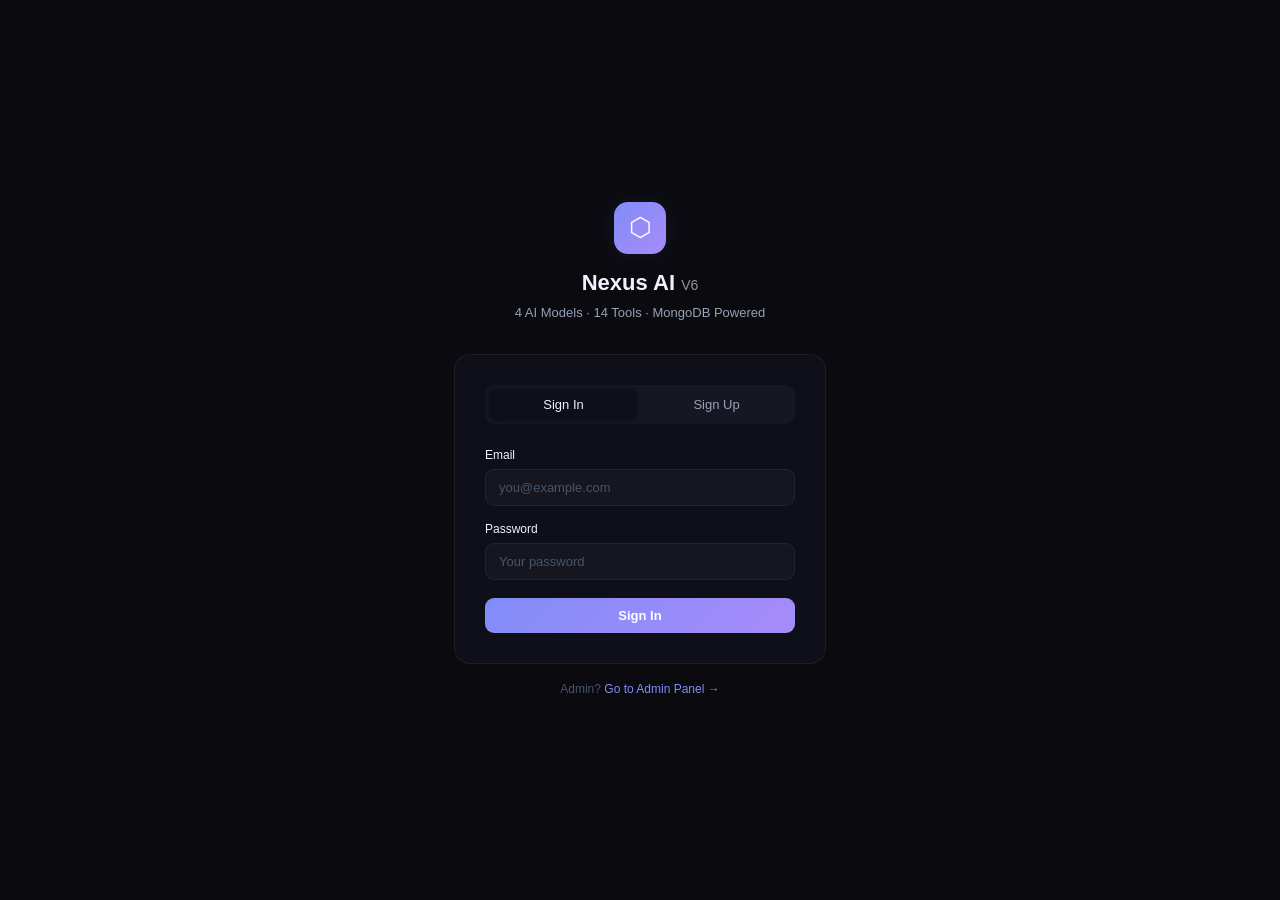
<file: frontend/index.html>
<!DOCTYPE html>
<html lang="en">
<head>
<meta charset="UTF-8"/>
<meta name="viewport" content="width=device-width,initial-scale=1"/>
<title>Nexus AI V6 — Sign In</title>
<link rel="stylesheet" href="style.css"/>
</head>
<body class="auth-page">
<div id="toast"></div>

<div class="auth-wrap">
  <div class="auth-logo">
    <div class="auth-logo-icon">⬡</div>
    <h1>Nexus AI <span style="font-size:14px;opacity:.6;font-weight:400">V6</span></h1>
    <p>4 AI Models · 14 Tools · MongoDB Powered</p>
  </div>
  <div class="auth-card">
    <div class="auth-tabs">
      <button class="auth-tab active" id="tab-login"    onclick="switchTab('login')">Sign In</button>
      <button class="auth-tab"        id="tab-register" onclick="switchTab('register')">Sign Up</button>
    </div>
    <div id="error-msg" class="error-msg"></div>

    <!-- Login -->
    <div id="form-login">
      <div class="form-group"><label>Email</label><input type="email" id="login-email" placeholder="you@example.com" autocomplete="email"/></div>
      <div class="form-group"><label>Password</label><input type="password" id="login-password" placeholder="Your password" onkeydown="if(event.key==='Enter')doLogin()"/></div>
      <button class="btn-primary" id="login-btn" onclick="doLogin()">Sign In</button>
    </div>

    <!-- Register -->
    <div id="form-register" style="display:none">
      <div class="form-group"><label>Full Name</label><input type="text" id="reg-name" placeholder="Your name"/></div>
      <div class="form-group"><label>Email</label><input type="email" id="reg-email" placeholder="you@example.com"/></div>
      <div class="form-group"><label>Password</label><input type="password" id="reg-password" placeholder="Min 6 characters" onkeydown="if(event.key==='Enter')doRegister()"/></div>
      <button class="btn-primary" id="reg-btn" onclick="doRegister()">Create Account</button>
      <p class="terms">By signing up you agree to our <a href="#">Terms</a> and <a href="#">Privacy Policy</a>.</p>
    </div>
  </div>
  <p style="text-align:center;margin-top:16px;font-size:12px;color:var(--text3)">
    Admin? <a href="admin.html" style="color:var(--accent);text-decoration:none">Go to Admin Panel →</a>
  </p>
</div>

<script>
const API = 'http://localhost:8000';
if (localStorage.getItem('nexus_token')) window.location.href = 'app.html';

function showToast(msg,type='ok'){const el=document.getElementById('toast');el.textContent=msg;el.className='show'+(type==='err'?' err':'');setTimeout(()=>{el.className=''},2500)}
function switchTab(t){
  document.getElementById('tab-login').classList.toggle('active',t==='login');
  document.getElementById('tab-register').classList.toggle('active',t==='register');
  document.getElementById('form-login').style.display    = t==='login'    ?'block':'none';
  document.getElementById('form-register').style.display = t==='register' ?'block':'none';
  hideErr();
}
function showErr(m){const e=document.getElementById('error-msg');e.textContent=m;e.style.display='block'}
function hideErr(){document.getElementById('error-msg').style.display='none'}

async function doLogin(){
  const email=document.getElementById('login-email').value.trim();
  const password=document.getElementById('login-password').value;
  if(!email||!password)return showErr('Please fill in all fields.');
  const btn=document.getElementById('login-btn');
  btn.disabled=true;btn.textContent='Signing in…';hideErr();
  try{
    const res=await fetch(`${API}/api/login`,{method:'POST',headers:{'Content-Type':'application/json'},body:JSON.stringify({email,password})});
    const d=await res.json();
    if(!res.ok)return showErr(d.detail||'Login failed.');
    localStorage.setItem('nexus_token',d.token);
    localStorage.setItem('nexus_user',JSON.stringify(d.user));
    window.location.href='app.html';
  }catch{showErr('Cannot connect to server. Make sure backend is running on port 8000.');}
  finally{btn.disabled=false;btn.textContent='Sign In';}
}

async function doRegister(){
  const name=document.getElementById('reg-name').value.trim();
  const email=document.getElementById('reg-email').value.trim();
  const password=document.getElementById('reg-password').value;
  if(!name||!email||!password)return showErr('Please fill in all fields.');
  if(password.length<6)return showErr('Password must be at least 6 characters.');
  const btn=document.getElementById('reg-btn');
  btn.disabled=true;btn.textContent='Creating account…';hideErr();
  try{
    const res=await fetch(`${API}/api/register`,{method:'POST',headers:{'Content-Type':'application/json'},body:JSON.stringify({name,email,password})});
    const d=await res.json();
    if(!res.ok)return showErr(d.detail||'Registration failed.');
    localStorage.setItem('nexus_token',d.token);
    localStorage.setItem('nexus_user',JSON.stringify(d.user));
    window.location.href='app.html';
  }catch{showErr('Cannot connect to server. Make sure backend is running on port 8000.');}
  finally{btn.disabled=false;btn.textContent='Create Account';}
}
</script>
</body>
</html>
</file>
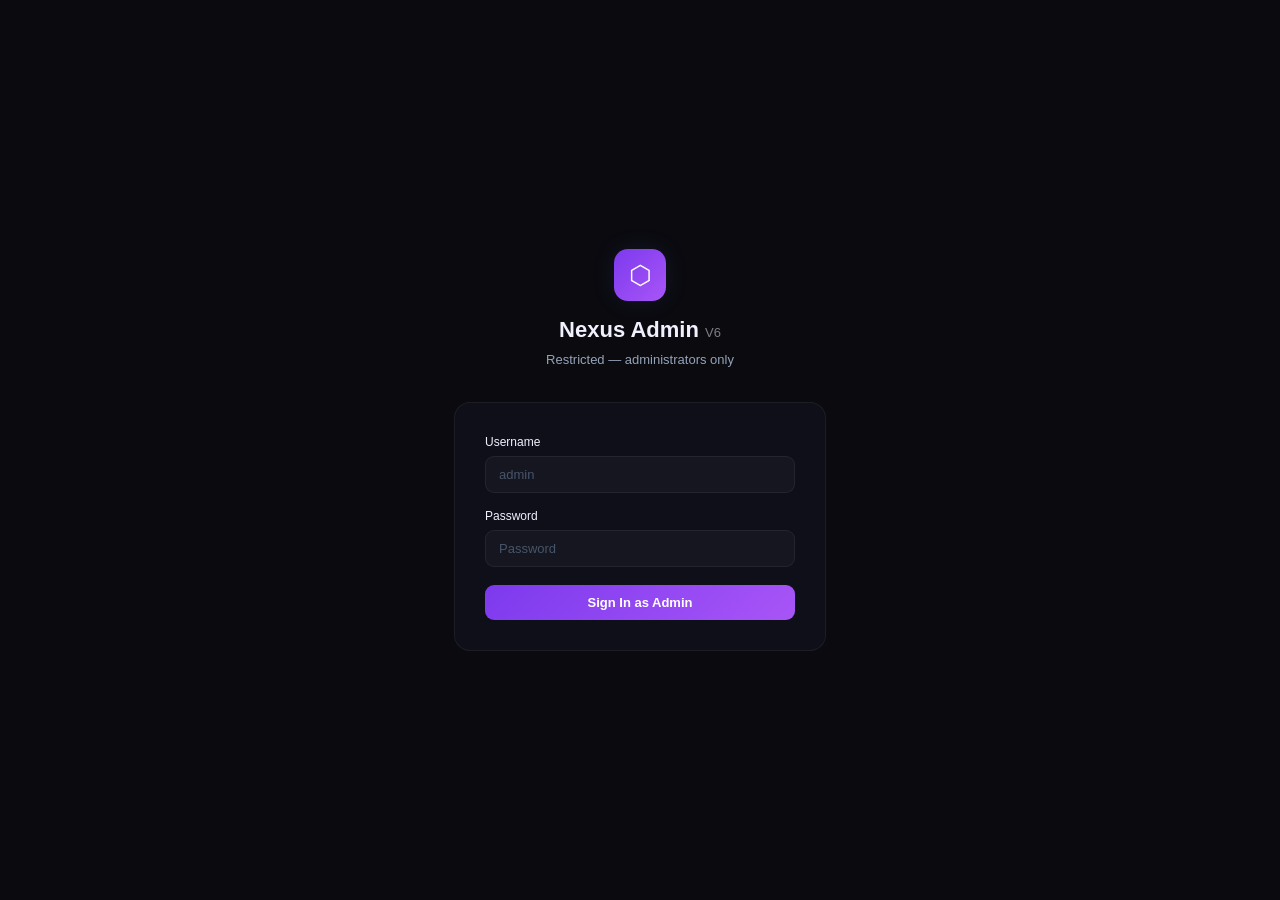
<file: frontend/admin.html>
<!DOCTYPE html>
<html lang="en">
<head>
<meta charset="UTF-8"/>
<meta name="viewport" content="width=device-width,initial-scale=1"/>
<title>Nexus AI V6 — Admin</title>
<link rel="stylesheet" href="style.css"/>
</head>
<body>
<div id="toast"></div>

<!-- ── LOGIN ── -->
<div id="login-screen" class="auth-page">
  <div class="auth-wrap">
    <div class="auth-logo">
      <div class="auth-logo-icon" style="background:linear-gradient(135deg,#7c3aed,#a855f7)">⬡</div>
      <h1>Nexus Admin <span style="font-size:13px;opacity:.5;font-weight:400">V6</span></h1>
      <p>Restricted — administrators only</p>
    </div>
    <div class="auth-card">
      <div id="login-error" class="error-msg"></div>
      <div class="form-group"><label>Username</label><input type="text" id="admin-user" placeholder="admin" autocomplete="username"/></div>
      <div class="form-group"><label>Password</label><input type="password" id="admin-pass" placeholder="Password" onkeydown="if(event.key==='Enter')doAdminLogin()"/></div>
      <button class="btn-primary" style="background:linear-gradient(135deg,#7c3aed,#a855f7)" id="login-btn" onclick="doAdminLogin()">Sign In as Admin</button>
    </div>
  </div>
</div>

<!-- ── ADMIN APP ── -->
<div id="admin-app" style="display:none">
<div id="app-layout">
  <nav id="sidebar">
    <div class="sidebar-header">
      <div class="sidebar-logo">
        <div class="logo-icon" style="background:linear-gradient(135deg,#7c3aed,#a855f7)">⬡</div>
        <div><div class="logo-name">Nexus Admin<span class="logo-ver">V6</span></div><div class="logo-sub">Control Panel</div></div>
      </div>
    </div>
    <div class="sidebar-section">
      <div class="section-label">Admin</div>
      <button class="nav-item active" id="nav-overview" onclick="showAdmin('overview')"><span class="nav-icon">📊</span>Overview</button>
      <button class="nav-item" id="nav-users"   onclick="showAdmin('users')"><span class="nav-icon">👥</span>Users</button>
      <button class="nav-item" id="nav-history" onclick="showAdmin('history')"><span class="nav-icon">📜</span>All History</button>
    </div>
    <div class="sidebar-footer">
      <div class="user-card">
        <div class="user-avatar" style="background:linear-gradient(135deg,#7c3aed,#a855f7)" id="admin-av">A</div>
        <div><div class="user-name" id="admin-nm">Admin</div><div class="user-email">Super Admin · V6</div></div>
        <button class="logout-btn" onclick="doLogout()" title="Sign out">⏻</button>
      </div>
    </div>
  </nav>

  <div id="main-area">
    <div id="topbar">
      <span class="topbar-title" id="admin-page-title">Overview</span>
      <div class="topbar-right">
        <span class="admin-badge badge-admin">⬡ V6 Admin</span>
        <button class="icon-btn" id="theme-btn" onclick="toggleTheme()">☀️</button>
      </div>
    </div>
    <div id="content">

      <!-- OVERVIEW -->
      <div class="panel active" id="panel-overview">
        <div class="stat-grid">
          <div class="stat-card-admin blue"><div class="sca-label">Total Users</div><div class="sca-val" id="s-users">—</div><div class="sca-sub" id="s-new">Loading…</div></div>
          <div class="stat-card-admin green"><div class="sca-label">Active Users</div><div class="sca-val" id="s-active">—</div><div class="sca-sub">Not banned</div></div>
          <div class="stat-card-admin purple"><div class="sca-label">Total Chats</div><div class="sca-val" id="s-chats">—</div><div class="sca-sub">All 4 models</div></div>
          <div class="stat-card-admin red"><div class="sca-label">Banned Users</div><div class="sca-val" id="s-banned">—</div><div class="sca-sub">Suspended</div></div>
        </div>
        <div style="display:grid;grid-template-columns:1fr 1fr 1fr;gap:14px">
          <div class="section-card">
            <div class="section-hdr"><div><div class="section-hdr-title">Chats by tool</div><div class="section-hdr-sub">Usage breakdown</div></div></div>
            <div class="tool-bar-wrap" id="tool-bars"><div class="empty-state">Loading…</div></div>
          </div>
          <div class="section-card">
            <div class="section-hdr"><div><div class="section-hdr-title">Chats by model</div><div class="section-hdr-sub">Claude·GPT·Gemini·DeepSeek</div></div></div>
            <div class="tool-bar-wrap" id="model-bars"><div class="empty-state">Loading…</div></div>
          </div>
          <div class="section-card">
            <div class="section-hdr"><div><div class="section-hdr-title">Top users</div><div class="section-hdr-sub">By chat count</div></div></div>
            <div class="table-wrap">
              <table><thead><tr><th>Email</th><th>Chats</th></tr></thead>
              <tbody id="top-users-tbl"><tr><td colspan="2" class="empty-state">Loading…</td></tr></tbody></table>
            </div>
          </div>
        </div>
      </div>

      <!-- USERS -->
      <div class="panel" id="panel-users">
        <div class="section-card" style="flex:1">
          <div class="section-hdr">
            <div><div class="section-hdr-title">All Users</div><div class="section-hdr-sub" id="u-count">Loading…</div></div>
            <button class="btn-run" style="padding:8px 14px;font-size:12px" onclick="loadUsers()">↻ Refresh</button>
          </div>
          <div class="filter-row"><input class="filter-input" id="u-search" placeholder="Search by name or email…" oninput="filterU()" style="width:280px"/></div>
          <div class="table-wrap">
            <table>
              <thead><tr><th>User</th><th>Email</th><th>Chats</th><th>Joined</th><th>Status</th><th>Actions</th></tr></thead>
              <tbody id="u-tbl"><tr><td colspan="6" class="empty-state">Loading…</td></tr></tbody>
            </table>
          </div>
        </div>
      </div>

      <!-- HISTORY -->
      <div class="panel" id="panel-history">
        <div class="section-card" style="flex:1">
          <div class="section-hdr">
            <div><div class="section-hdr-title">All Chat History</div><div class="section-hdr-sub">Latest 100 entries · all users · all models</div></div>
            <button class="btn-run" style="padding:8px 14px;font-size:12px" onclick="loadAllHistory()">↻ Refresh</button>
          </div>
          <div class="filter-row">
            <input class="filter-input" id="h-email" placeholder="Filter by email…" oninput="loadAllHistory()" style="width:180px"/>
            <select class="filter-input" id="h-tool" onchange="loadAllHistory()">
              <option value="">All tools</option>
              <option>chat</option><option>image</option><option>code</option><option>music</option>
              <option>voice</option><option>video</option><option>translate</option><option>pdf</option>
              <option>seo</option><option>resume</option><option>agents</option>
            </select>
            <select class="filter-input" id="h-model" onchange="loadAllHistory()">
              <option value="">All models</option>
              <option>claude</option><option>openai</option><option>gemini</option><option>deepseek</option>
            </select>
          </div>
          <div class="table-wrap">
            <table>
              <thead><tr><th>User</th><th>Tool</th><th>Model</th><th style="width:25%">Prompt</th><th style="width:25%">Response</th><th>Date</th></tr></thead>
              <tbody id="h-tbl"><tr><td colspan="6" class="empty-state">Loading…</td></tr></tbody>
            </table>
          </div>
        </div>
      </div>

    </div>
  </div>
</div>
</div>

<script>
const API = 'http://localhost:8000';
let adminToken = localStorage.getItem('nexus_admin_token');
let allUsers   = [];
let dark       = true;

function showToast(msg,type='ok'){const el=document.getElementById('toast');el.textContent=msg;el.className='show'+(type==='err'?' err':'');setTimeout(()=>{el.className=''},3000)}
function toggleTheme(){dark=!dark;document.documentElement.setAttribute('data-theme',dark?'':'light');document.getElementById('theme-btn').textContent=dark?'☀️':'🌙';}
function esc(s){const d=document.createElement('div');d.textContent=s||'';return d.innerHTML}
function fmtDate(iso){try{return new Date(iso).toLocaleDateString('en-IN',{day:'2-digit',month:'short',year:'numeric'})}catch{return iso||''}}
function trunc(s,n=50){return s&&s.length>n?s.substring(0,n)+'…':s||''}

if(adminToken){showApp();loadOverview();}else showLogin();

function showLogin(){document.getElementById('login-screen').style.display='flex';document.getElementById('admin-app').style.display='none'}
function showApp(){document.getElementById('login-screen').style.display='none';document.getElementById('admin-app').style.display='block'}

async function doAdminLogin(){
  const username=document.getElementById('admin-user').value.trim();
  const password=document.getElementById('admin-pass').value;
  const errEl=document.getElementById('login-error');
  const btn=document.getElementById('login-btn');
  if(!username||!password){errEl.textContent='Fill in all fields.';errEl.style.display='block';return;}
  btn.disabled=true;btn.textContent='Signing in…';errEl.style.display='none';
  try{
    const res=await fetch(`${API}/api/admin/login`,{method:'POST',headers:{'Content-Type':'application/json'},body:JSON.stringify({username,password})});
    const d=await res.json();
    if(!res.ok){errEl.textContent=d.detail||'Login failed.';errEl.style.display='block';return;}
    adminToken=d.token;localStorage.setItem('nexus_admin_token',adminToken);
    document.getElementById('admin-nm').textContent=d.admin.name;
    document.getElementById('admin-av').textContent=d.admin.name[0].toUpperCase();
    showApp();loadOverview();
  }catch{errEl.textContent='Cannot connect to server.';errEl.style.display='block';}
  finally{btn.disabled=false;btn.textContent='Sign In as Admin';}
}
function doLogout(){localStorage.removeItem('nexus_admin_token');adminToken=null;showLogin();}
function aHdr(){return{'Content-Type':'application/json','Authorization':'Bearer '+adminToken}}

const PTITLES={overview:'Overview',users:'Users',history:'All History'};
function showAdmin(id){
  document.querySelectorAll('.panel').forEach(p=>p.classList.remove('active'));
  document.querySelectorAll('.nav-item').forEach(b=>b.classList.remove('active'));
  document.getElementById('panel-'+id).classList.add('active');
  document.getElementById('nav-'+id).classList.add('active');
  document.getElementById('admin-page-title').textContent=PTITLES[id]||id;
  if(id==='users')   loadUsers();
  if(id==='history') loadAllHistory();
}

/* Overview */
async function loadOverview(){
  try{
    const res=await fetch(`${API}/api/admin/stats`,{headers:aHdr()});
    if(res.status===401||res.status===403){doLogout();return;}
    const d=await res.json();
    document.getElementById('s-users').textContent  =d.total_users;
    document.getElementById('s-active').textContent =d.active_users;
    document.getElementById('s-chats').textContent  =d.total_chats;
    document.getElementById('s-banned').textContent =d.banned_users;
    document.getElementById('s-new').textContent    =`+${d.recent_signups} this week`;
    const maxT=Math.max(...(d.tool_stats||[]).map(t=>t.count),1);
    document.getElementById('tool-bars').innerHTML=(d.tool_stats||[]).length
      ? d.tool_stats.map(t=>`<div class="tool-bar-row"><span class="tool-bar-label">${esc(t.tool)}</span><div class="tool-bar-track"><div class="tool-bar-fill" style="width:${Math.round(t.count/maxT*100)}%"></div></div><span class="tool-bar-count">${t.count}</span></div>`).join('')
      : '<div class="empty-state">No data yet</div>';
    const MODEL_COLORS={claude:'#f97316',openai:'#10b981',gemini:'#3b82f6',deepseek:'#a855f7'};
    const maxM=Math.max(...(d.model_stats||[]).map(m=>m.count),1);
    document.getElementById('model-bars').innerHTML=(d.model_stats||[]).length
      ? d.model_stats.map(m=>`<div class="tool-bar-row"><span class="tool-bar-label">${esc(m.model||'?')}</span><div class="tool-bar-track"><div class="tool-bar-fill" style="width:${Math.round(m.count/maxM*100)}%;background:${MODEL_COLORS[m.model]||'var(--accent)'}"></div></div><span class="tool-bar-count">${m.count}</span></div>`).join('')
      : '<div class="empty-state">No data yet</div>';
    document.getElementById('top-users-tbl').innerHTML=(d.top_users||[]).length
      ? d.top_users.map(u=>`<tr><td style="color:var(--text2);font-size:11px">${esc(u.email)}</td><td><strong>${u.chats}</strong></td></tr>`).join('')
      : '<tr><td colspan="2" class="empty-state">No data yet</td></tr>';
  }catch(e){showToast('Failed to load stats','err');}
}

/* Users */
async function loadUsers(){
  document.getElementById('u-tbl').innerHTML='<tr><td colspan="6" class="empty-state">Loading…</td></tr>';
  try{
    const res=await fetch(`${API}/api/admin/users`,{headers:aHdr()});
    const d=await res.json();
    allUsers=(d.users||[]).map(u=>({...u,av:u.avatar||u.name[0].toUpperCase()}));
    document.getElementById('u-count').textContent=`${allUsers.length} total users`;
    renderUsers(allUsers);
  }catch{showToast('Failed to load users','err');}
}
function renderUsers(users){
  const tb=document.getElementById('u-tbl');
  if(!users.length){tb.innerHTML='<tr><td colspan="6" class="empty-state">No users found</td></tr>';return;}
  tb.innerHTML=users.map(u=>`
    <tr>
      <td><div style="display:flex;align-items:center;gap:8px">
        <div style="width:28px;height:28px;border-radius:50%;background:linear-gradient(135deg,var(--accent),var(--accent2));color:#fff;display:flex;align-items:center;justify-content:center;font-size:11px;font-weight:700;flex-shrink:0">${esc(u.av)}</div>
        <span style="font-weight:500">${esc(u.name)}</span></div></td>
      <td style="color:var(--text2);font-size:12px">${esc(u.email)}</td>
      <td><strong>${u.chat_count||0}</strong></td>
      <td style="color:var(--text3);font-size:11px">${fmtDate(u.created_at)}</td>
      <td><span class="admin-badge ${u.banned?'badge-banned':'badge-active'}">${u.banned?'Banned':'Active'}</span></td>
      <td><div style="display:flex;gap:5px">
        <button class="action-btn ban" onclick="toggleBan('${u.id}','${esc(u.email)}',${u.banned})">${u.banned?'Unban':'Ban'}</button>
        <button class="action-btn del" onclick="deleteUser('${u.id}','${esc(u.email)}')">Delete</button>
      </div></td>
    </tr>`).join('');
}
function filterU(){const q=document.getElementById('u-search').value.toLowerCase();renderUsers(q?allUsers.filter(u=>u.name.toLowerCase().includes(q)||u.email.toLowerCase().includes(q)):allUsers);}
async function toggleBan(id,email,banned){
  if(!confirm(`${banned?'Unban':'Ban'} user ${email}?`))return;
  try{
    const res=await fetch(`${API}/api/admin/users/${id}/ban`,{method:'PATCH',headers:aHdr()});
    const d=await res.json();
    showToast(`${d.banned?'Banned':'Unbanned'}: ${email}`);
    loadUsers();loadOverview();
  }catch{showToast('Action failed','err');}
}
async function deleteUser(id,email){
  if(!confirm(`Permanently delete ${email} and ALL their data?\n\nThis CANNOT be undone.`))return;
  try{
    const res=await fetch(`${API}/api/admin/users/${id}`,{method:'DELETE',headers:aHdr()});
    if(!res.ok)throw new Error();
    showToast(`Deleted: ${email}`);loadUsers();loadOverview();
  }catch{showToast('Delete failed','err');}
}

/* History */
const MODEL_COLORS={claude:'rgba(249,115,22,.1)',openai:'rgba(16,185,129,.1)',gemini:'rgba(59,130,246,.1)',deepseek:'rgba(168,85,247,.1)'};
const MODEL_TEXT  ={claude:'#f97316',openai:'#10b981',gemini:'#3b82f6',deepseek:'#a855f7'};

async function loadAllHistory(){
  document.getElementById('h-tbl').innerHTML='<tr><td colspan="6" class="empty-state">Loading…</td></tr>';
  try{
    const email=document.getElementById('h-email').value.trim();
    const tool =document.getElementById('h-tool').value;
    const model=document.getElementById('h-model').value;
    let url=`${API}/api/admin/history?`;
    if(email)url+=`email=${encodeURIComponent(email)}&`;
    if(tool) url+=`tool=${encodeURIComponent(tool)}&`;
    if(model)url+=`model=${encodeURIComponent(model)}`;
    const res=await fetch(url,{headers:aHdr()});
    const d=await res.json();
    const items=d.history||[];
    if(!items.length){document.getElementById('h-tbl').innerHTML='<tr><td colspan="6" class="empty-state">No history found</td></tr>';return;}
    document.getElementById('h-tbl').innerHTML=items.map(h=>`
      <tr>
        <td style="font-size:11px;color:var(--text2)">${esc(h.user_email)}</td>
        <td><span class="admin-badge badge-tool">${esc(h.tool)}</span></td>
        <td>${h.model?`<span style="font-size:10px;font-weight:700;padding:2px 7px;border-radius:20px;background:${MODEL_COLORS[h.model]||'var(--accent-light)'};color:${MODEL_TEXT[h.model]||'var(--accent)'}">${esc(h.model)}</span>`:''}</td>
        <td style="font-size:11px">${esc(trunc(h.prompt))}</td>
        <td style="font-size:11px;color:var(--text2)">${esc(trunc(h.response))}</td>
        <td style="font-size:11px;color:var(--text3);white-space:nowrap">${fmtDate(h.created_at)}</td>
      </tr>`).join('');
  }catch{showToast('Failed to load history','err');}
}
</script>
</body>
</html>
</file>
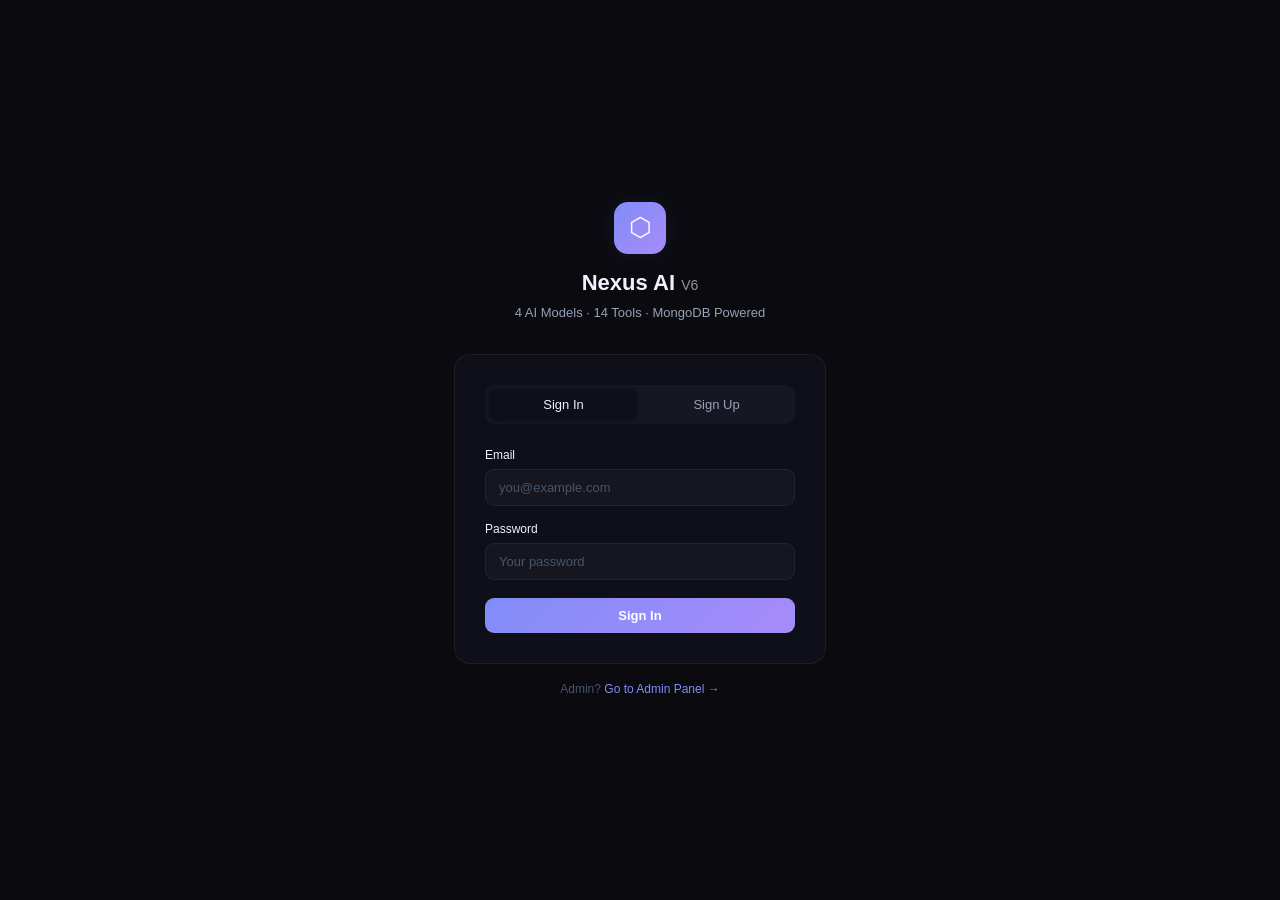
<file: frontend/app.html>
<!DOCTYPE html>
<html lang="en">
<head>
<meta charset="UTF-8"/>
<meta name="viewport" content="width=device-width,initial-scale=1"/>
<title>Nexus AI V6</title>
<link rel="stylesheet" href="style.css"/>
</head>
<body>
<div id="toast"></div>
<div id="app-layout">

<!-- ══ SIDEBAR ══ -->
<nav id="sidebar">
  <div class="sidebar-header">
    <div class="sidebar-logo" onclick="showPanel('dashboard')">
      <div class="logo-icon">⬡</div>
      <div>
        <div class="logo-name" style="display:flex;align-items:center">Nexus AI<span class="logo-ver">V6</span></div>
        <div class="logo-sub">Multi-AI Super App</div>
      </div>
    </div>
  </div>

  <!-- AI Model Toggles -->
  <div class="sidebar-section">
    <div class="section-label">AI Models</div>
    <div class="model-toggle active" id="mt-claude">
      <div class="model-dot claude"></div>
      <div><div class="model-name">Claude</div><div class="model-sub-text">Anthropic Sonnet</div></div>
      <button class="tog-switch on" id="tog-claude" onclick="toggleModel('claude')"></button>
    </div>
    <div class="model-toggle active" id="mt-openai">
      <div class="model-dot openai"></div>
      <div><div class="model-name">ChatGPT</div><div class="model-sub-text">GPT-4o Mini</div></div>
      <button class="tog-switch on" id="tog-openai" onclick="toggleModel('openai')"></button>
    </div>
    <div class="model-toggle active" id="mt-gemini">
      <div class="model-dot gemini"></div>
      <div><div class="model-name">Gemini</div><div class="model-sub-text">1.5 Flash</div></div>
      <button class="tog-switch on" id="tog-gemini" onclick="toggleModel('gemini')"></button>
    </div>
    <div class="model-toggle active" id="mt-deepseek">
      <div class="model-dot deepseek"></div>
      <div><div class="model-name">DeepSeek</div><div class="model-sub-text">DeepSeek V3</div></div>
      <button class="tog-switch on" id="tog-deepseek" onclick="toggleModel('deepseek')"></button>
    </div>
  </div>

  <div class="s-divider"></div>

  <!-- Nav -->
  <div class="sidebar-section">
    <div class="section-label">Overview</div>
    <button class="nav-item active" id="nav-dashboard" onclick="showPanel('dashboard')"><span class="nav-icon">⊞</span>Dashboard</button>
  </div>
  <div class="sidebar-section">
    <div class="section-label">AI Tools</div>
    <button class="nav-item" id="nav-chat"      onclick="showPanel('chat')"><span class="nav-icon">💬</span>AI Chat<span class="nav-badge">4 Models</span></button>
    <button class="nav-item" id="nav-image"     onclick="showPanel('image')"><span class="nav-icon">🎨</span>Image Gen</button>
    <button class="nav-item" id="nav-code"      onclick="showPanel('code')"><span class="nav-icon">💻</span>Code Assistant</button>
    <button class="nav-item" id="nav-music"     onclick="showPanel('music')"><span class="nav-icon">🎵</span>Music Studio</button>
    <button class="nav-item" id="nav-voice"     onclick="showPanel('voice')"><span class="nav-icon">🎙️</span>Voice Lab</button>
    <button class="nav-item" id="nav-video"     onclick="showPanel('video')"><span class="nav-icon">🎬</span>Video Director</button>
  </div>
  <div class="sidebar-section">
    <div class="section-label">New in V6</div>
    <button class="nav-item" id="nav-translate" onclick="showPanel('translate')"><span class="nav-icon">🌐</span>Translate<span class="nav-new">New</span></button>
    <button class="nav-item" id="nav-pdf"       onclick="showPanel('pdf')"><span class="nav-icon">📄</span>PDF Analyzer<span class="nav-new">New</span></button>
    <button class="nav-item" id="nav-seo"       onclick="showPanel('seo')"><span class="nav-icon">📈</span>SEO Writer<span class="nav-new">New</span></button>
    <button class="nav-item" id="nav-resume"    onclick="showPanel('resume')"><span class="nav-icon">📋</span>Resume Builder<span class="nav-new">New</span></button>
    <button class="nav-item" id="nav-agents"    onclick="showPanel('agents')"><span class="nav-icon">🤖</span>AI Agents<span class="nav-new">New</span></button>
  </div>
  <div class="sidebar-section">
    <div class="section-label">Account</div>
    <button class="nav-item" id="nav-history"  onclick="showPanel('history')"><span class="nav-icon">🕐</span>History</button>
    <button class="nav-item" id="nav-profile"  onclick="showPanel('profile')"><span class="nav-icon">👤</span>Profile</button>
    <button class="nav-item" id="nav-settings" onclick="showPanel('settings')"><span class="nav-icon">⚙️</span>Settings</button>
    <button class="nav-item" id="nav-admin" style="display:none" onclick="window.location.href='admin.html'">
      <span class="nav-icon">🛡️</span>Admin Panel
      <span class="admin-badge badge-admin" style="margin-left:auto">Admin</span>
    </button>
  </div>

  <div class="sidebar-footer">
    <div class="user-card">
      <div class="user-avatar" id="user-avatar">U</div>
      <div style="overflow:hidden">
        <div class="user-name"  id="user-name">User</div>
        <div class="user-email" id="user-email">user@nexusai.app</div>
      </div>
      <button class="logout-btn" onclick="logout()" title="Sign out">⏻</button>
    </div>
  </div>
</nav>

<!-- ══ MAIN AREA ══ -->
<div id="main-area">
  <div id="topbar">
    <span class="topbar-title" id="topbar-title">Dashboard</span>
    <span class="logo-ver" style="font-size:10px">V6</span>
    <div class="topbar-right">
      <div class="lang-toggle">
        <button class="lang-btn active" id="lb-en" onclick="setLang('en')">EN</button>
        <button class="lang-btn"        id="lb-hi" onclick="setLang('hi')">हि</button>
      </div>
      <span id="admin-badge" style="display:none;font-size:10px;font-weight:700;padding:2px 8px;border-radius:20px;background:rgba(168,85,247,0.12);color:var(--deepseek)">⬡ Admin</span>
      <button class="icon-btn" id="theme-btn" onclick="toggleTheme()" title="Toggle theme">☀️</button>
    </div>
  </div>

  <div id="content">

    <!-- ══ DASHBOARD ══ -->
    <div class="panel active" id="panel-dashboard">
      <div class="welcome-banner">
        <div class="v6-pill">✦ VERSION 6 · 4 AI MODELS</div>
        <h2>Welcome back, <span id="welcome-name">User</span> 👋</h2>
        <p id="welcome-p">14 AI tools · Claude · ChatGPT · Gemini · DeepSeek — all responding simultaneously</p>
      </div>
      <div class="stats-4" id="dash-admin-stats" style="display:none">
        <div class="stat-card c1"><div class="stat-label">AI Models</div><div class="stat-val">4</div><div class="stat-sub">All active</div></div>
        <div class="stat-card c2"><div class="stat-label">Total Tools</div><div class="stat-val">14</div><div class="stat-sub">5 new in V6</div></div>
        <div class="stat-card c3"><div class="stat-label">Status</div><div class="stat-val" style="font-size:14px;color:var(--success)">Online</div><div class="stat-sub">All systems go</div></div>
        <div class="stat-card c4"><div class="stat-label">Version</div><div class="stat-val" style="font-size:14px;color:var(--deepseek)">6.0.0</div><div class="stat-sub">Latest</div></div>
      </div>
      <div class="tools-3">
        <div class="tool-card" onclick="showPanel('chat')"><div class="tool-card-icon">💬</div><div class="tool-card-name">AI Chat</div><div class="tool-card-desc">4 models respond simultaneously</div></div>
        <div class="tool-card" onclick="showPanel('image')"><div class="tool-card-icon">🎨</div><div class="tool-card-name">Image Gen</div><div class="tool-card-desc">AI image concepts and prompts</div></div>
        <div class="tool-card" onclick="showPanel('code')"><div class="tool-card-icon">💻</div><div class="tool-card-name">Code Assistant</div><div class="tool-card-desc">Write, debug and explain code</div></div>
        <div class="tool-card" onclick="showPanel('music')"><div class="tool-card-icon">🎵</div><div class="tool-card-name">Music Studio</div><div class="tool-card-desc">Songs, lyrics and chords</div></div>
        <div class="tool-card" onclick="showPanel('voice')"><div class="tool-card-icon">🎙️</div><div class="tool-card-name">Voice Lab</div><div class="tool-card-desc">Voice scripts and podcast copy</div></div>
        <div class="tool-card" onclick="showPanel('video')"><div class="tool-card-icon">🎬</div><div class="tool-card-name">Video Director</div><div class="tool-card-desc">Scripts, shot lists, storyboards</div></div>
        <div class="tool-card new-tool" onclick="showPanel('translate')"><div class="tool-card-icon">🌐</div><div class="tool-card-name">Translate<span class="tc-new-badge">New</span></div><div class="tool-card-desc">AI translation 12+ languages</div></div>
        <div class="tool-card new-tool" onclick="showPanel('pdf')"><div class="tool-card-icon">📄</div><div class="tool-card-name">PDF Analyzer<span class="tc-new-badge">New</span></div><div class="tool-card-desc">Summarize and extract from PDFs</div></div>
        <div class="tool-card new-tool" onclick="showPanel('seo')"><div class="tool-card-icon">📈</div><div class="tool-card-name">SEO Writer<span class="tc-new-badge">New</span></div><div class="tool-card-desc">SEO-optimized content</div></div>
        <div class="tool-card new-tool" onclick="showPanel('resume')"><div class="tool-card-icon">📋</div><div class="tool-card-name">Resume Builder<span class="tc-new-badge">New</span></div><div class="tool-card-desc">AI-crafted professional resumes</div></div>
        <div class="tool-card new-tool" onclick="showPanel('agents')"><div class="tool-card-icon">🤖</div><div class="tool-card-name">AI Agents<span class="tc-new-badge">New</span></div><div class="tool-card-desc">6 autonomous AI task agents</div></div>
        <div class="tool-card" onclick="showPanel('history')"><div class="tool-card-icon">🕐</div><div class="tool-card-name">History</div><div class="tool-card-desc">All interactions from MongoDB</div></div>
      </div>
    </div>

    <!-- ══ MULTI-MODEL CHAT ══ -->
    <div class="chat-panel" id="panel-chat">
      <div class="model-header-bar" id="model-chips-bar"></div>
      <div class="chat-columns cols-4" id="chat-cols"></div>
      <div class="chat-input-area">
        <div class="input-container">
          <textarea id="chat-input" rows="1" placeholder="Ask all 4 AI models simultaneously… / सभी AI से एक साथ पूछें…" onkeydown="chatKey(event)" oninput="autoResize(this)"></textarea>
          <div class="input-actions">
            <span class="active-models-count" id="active-count">4 models</span>
            <button class="send-btn" id="chat-send" onclick="sendToAll()">➤</button>
          </div>
        </div>
      </div>
    </div>

    <!-- ══ IMAGE ══ -->
    <div class="panel" id="panel-image">
      <div class="tool-layout">
        <div class="tool-input-section">
          <div><div class="section-title">Describe your image</div><div class="section-sub">Be as detailed as possible</div></div>
          <textarea class="tool-textarea" id="image-input" rows="6" placeholder="e.g. A futuristic city at sunset with neon lights and flying cars…"></textarea>
          <div><div class="section-title" style="margin-bottom:6px">Style</div>
          <div class="chip-row" id="image-chips">
            <button class="chip on" onclick="chipSel(this,'image-chips')">Photorealistic</button>
            <button class="chip" onclick="chipSel(this,'image-chips')">Digital Art</button>
            <button class="chip" onclick="chipSel(this,'image-chips')">Anime</button>
            <button class="chip" onclick="chipSel(this,'image-chips')">Oil Painting</button>
            <button class="chip" onclick="chipSel(this,'image-chips')">Pixel Art</button>
          </div></div>
          <button class="btn-run" id="image-btn" onclick="runTool('image')">✦ Generate Concept</button>
        </div>
        <div class="tool-output-section"><div class="section-title">AI Output</div><div class="output-box" id="image-output"><div class="output-placeholder">🎨 Your image concept will appear here.</div></div></div>
      </div>
    </div>

    <!-- ══ CODE ══ -->
    <div class="panel" id="panel-code">
      <div class="tool-layout">
        <div class="tool-input-section">
          <div><div class="section-title">What do you need?</div><div class="section-sub">Write, debug or explain code</div></div>
          <textarea class="tool-textarea" id="code-input" rows="6" placeholder="e.g. Write a REST API in FastAPI with JWT authentication…"></textarea>
          <div><div class="section-title" style="margin-bottom:6px">Language</div>
          <div class="chip-row" id="code-chips">
            <button class="chip on" onclick="chipSel(this,'code-chips')">Python</button>
            <button class="chip" onclick="chipSel(this,'code-chips')">JavaScript</button>
            <button class="chip" onclick="chipSel(this,'code-chips')">TypeScript</button>
            <button class="chip" onclick="chipSel(this,'code-chips')">Go</button>
            <button class="chip" onclick="chipSel(this,'code-chips')">Rust</button>
            <button class="chip" onclick="chipSel(this,'code-chips')">SQL</button>
          </div></div>
          <button class="btn-run" id="code-btn" onclick="runTool('code')">✦ Run AI</button>
        </div>
        <div class="tool-output-section"><div class="section-title">AI Output</div><div class="output-box" id="code-output"><div class="output-placeholder">💻 Your code will appear here.</div></div></div>
      </div>
    </div>

    <!-- ══ MUSIC ══ -->
    <div class="panel" id="panel-music">
      <div class="tool-layout">
        <div class="tool-input-section">
          <div><div class="section-title">Describe your track</div><div class="section-sub">Mood, theme, inspiration</div></div>
          <textarea class="tool-textarea" id="music-input" rows="6" placeholder="e.g. A melancholic lo-fi track for a late night study session…"></textarea>
          <div><div class="section-title" style="margin-bottom:6px">Genre</div>
          <div class="chip-row" id="music-chips">
            <button class="chip on" onclick="chipSel(this,'music-chips')">Lo-Fi</button>
            <button class="chip" onclick="chipSel(this,'music-chips')">EDM</button>
            <button class="chip" onclick="chipSel(this,'music-chips')">Hip Hop</button>
            <button class="chip" onclick="chipSel(this,'music-chips')">Ambient</button>
            <button class="chip" onclick="chipSel(this,'music-chips')">Jazz</button>
          </div></div>
          <button class="btn-run" id="music-btn" onclick="runTool('music')">✦ Create Track</button>
        </div>
        <div class="tool-output-section"><div class="section-title">AI Output</div><div class="output-box" id="music-output"><div class="output-placeholder">🎵 Your song concept will appear here.</div></div></div>
      </div>
    </div>

    <!-- ══ VOICE ══ -->
    <div class="panel" id="panel-voice">
      <div class="tool-layout">
        <div class="tool-input-section">
          <div><div class="section-title">Describe your voice content</div><div class="section-sub">Script type, tone, length</div></div>
          <textarea class="tool-textarea" id="voice-input" rows="6" placeholder="e.g. A 60-second energetic podcast intro for a tech show…"></textarea>
          <div><div class="section-title" style="margin-bottom:6px">Type</div>
          <div class="chip-row" id="voice-chips">
            <button class="chip on" onclick="chipSel(this,'voice-chips')">Podcast Intro</button>
            <button class="chip" onclick="chipSel(this,'voice-chips')">Ad Voice-over</button>
            <button class="chip" onclick="chipSel(this,'voice-chips')">Audiobook</button>
            <button class="chip" onclick="chipSel(this,'voice-chips')">Explainer</button>
          </div></div>
          <button class="btn-run" id="voice-btn" onclick="runTool('voice')">✦ Generate Script</button>
        </div>
        <div class="tool-output-section"><div class="section-title">AI Output</div><div class="output-box" id="voice-output"><div class="output-placeholder">🎙️ Your voice script will appear here.</div></div></div>
      </div>
    </div>

    <!-- ══ VIDEO ══ -->
    <div class="panel" id="panel-video">
      <div class="tool-layout">
        <div class="tool-input-section">
          <div><div class="section-title">Describe your video</div><div class="section-sub">Format, topic, style</div></div>
          <textarea class="tool-textarea" id="video-input" rows="6" placeholder="e.g. A 3-minute YouTube video introducing a new AI product…"></textarea>
          <div><div class="section-title" style="margin-bottom:6px">Format</div>
          <div class="chip-row" id="video-chips">
            <button class="chip on" onclick="chipSel(this,'video-chips')">YouTube</button>
            <button class="chip" onclick="chipSel(this,'video-chips')">Short Film</button>
            <button class="chip" onclick="chipSel(this,'video-chips')">Ad Campaign</button>
            <button class="chip" onclick="chipSel(this,'video-chips')">Documentary</button>
          </div></div>
          <button class="btn-run" id="video-btn" onclick="runTool('video')">✦ Direct Video</button>
        </div>
        <div class="tool-output-section"><div class="section-title">AI Output</div><div class="output-box" id="video-output"><div class="output-placeholder">🎬 Your video script will appear here.</div></div></div>
      </div>
    </div>

    <!-- ══ TRANSLATE ══ -->
    <div class="panel" id="panel-translate">
      <div class="tool-layout">
        <div class="tool-input-section">
          <div><div class="section-title">Text to translate</div><div class="section-sub">Paste or type your content</div></div>
          <div class="lang-row">
            <select class="lang-sel" id="lang-from"><option>Auto Detect</option><option>English</option><option>Hindi</option><option>Spanish</option><option>French</option><option>German</option><option>Japanese</option><option>Chinese</option><option>Arabic</option></select>
            <button class="swap-btn" onclick="swapLangs()">⇄</button>
            <select class="lang-sel" id="lang-to"><option>Hindi</option><option>English</option><option>Spanish</option><option>French</option><option>German</option><option>Japanese</option><option>Chinese</option><option>Arabic</option></select>
          </div>
          <textarea class="tool-textarea" id="translate-input" rows="6" placeholder="Enter text to translate…"></textarea>
          <div class="chip-row" id="translate-chips">
            <button class="chip on" onclick="chipSel(this,'translate-chips')">Formal</button>
            <button class="chip" onclick="chipSel(this,'translate-chips')">Casual</button>
            <button class="chip" onclick="chipSel(this,'translate-chips')">Business</button>
          </div>
          <button class="btn-run purple" id="translate-btn" onclick="runTool('translate')">🌐 Translate</button>
        </div>
        <div class="tool-output-section"><div class="section-title">Translation</div><div class="output-box" id="translate-output"><div class="output-placeholder">🌐 Translation will appear here.</div></div></div>
      </div>
    </div>

    <!-- ══ PDF ══ -->
    <div class="panel" id="panel-pdf">
      <div class="tool-layout">
        <div class="tool-input-section">
          <div><div class="section-title">PDF Analyzer</div><div class="section-sub">Paste PDF text content</div></div>
          <textarea class="tool-textarea" id="pdf-input" rows="8" placeholder="Paste your PDF text content here…"></textarea>
          <div class="chip-row" id="pdf-chips">
            <button class="chip on" onclick="chipSel(this,'pdf-chips')">Summarize</button>
            <button class="chip" onclick="chipSel(this,'pdf-chips')">Key Points</button>
            <button class="chip" onclick="chipSel(this,'pdf-chips')">Q&A</button>
            <button class="chip" onclick="chipSel(this,'pdf-chips')">Extract Data</button>
          </div>
          <button class="btn-run purple" id="pdf-btn" onclick="runTool('pdf')">📄 Analyze</button>
        </div>
        <div class="tool-output-section"><div class="section-title">Analysis Output</div><div class="output-box" id="pdf-output"><div class="output-placeholder">📄 Analysis will appear here.</div></div></div>
      </div>
    </div>

    <!-- ══ SEO ══ -->
    <div class="panel" id="panel-seo">
      <div class="tool-layout">
        <div class="tool-input-section">
          <div><div class="section-title">SEO Content Writer</div><div class="section-sub">Topic, keywords, audience</div></div>
          <textarea class="tool-textarea" id="seo-input" rows="6" placeholder="Topic: Best AI tools. Keywords: AI, productivity. Audience: developers…"></textarea>
          <div class="chip-row" id="seo-chips">
            <button class="chip on" onclick="chipSel(this,'seo-chips')">Blog Post</button>
            <button class="chip" onclick="chipSel(this,'seo-chips')">Meta Tags</button>
            <button class="chip" onclick="chipSel(this,'seo-chips')">Landing Page</button>
            <button class="chip" onclick="chipSel(this,'seo-chips')">Social Post</button>
          </div>
          <button class="btn-run purple" id="seo-btn" onclick="runTool('seo')">📈 Generate SEO</button>
        </div>
        <div class="tool-output-section"><div class="section-title">SEO Output</div><div class="output-box" id="seo-output"><div class="output-placeholder">📈 SEO content will appear here.</div></div></div>
      </div>
    </div>

    <!-- ══ RESUME ══ -->
    <div class="panel" id="panel-resume">
      <div class="tool-layout">
        <div class="tool-input-section">
          <div><div class="section-title">Resume Builder</div><div class="section-sub">Experience and target role</div></div>
          <textarea class="tool-textarea" id="resume-input" rows="8" placeholder="Name: John. Role: Python Dev. 5 years exp. Skills: FastAPI, MongoDB. Applying for: Lead Engineer…"></textarea>
          <div class="chip-row" id="resume-chips">
            <button class="chip on" onclick="chipSel(this,'resume-chips')">Full Resume</button>
            <button class="chip" onclick="chipSel(this,'resume-chips')">Cover Letter</button>
            <button class="chip" onclick="chipSel(this,'resume-chips')">LinkedIn Bio</button>
            <button class="chip" onclick="chipSel(this,'resume-chips')">Summary</button>
          </div>
          <button class="btn-run purple" id="resume-btn" onclick="runTool('resume')">📋 Build Resume</button>
        </div>
        <div class="tool-output-section"><div class="section-title">Resume Output</div><div class="output-box" id="resume-output"><div class="output-placeholder">📋 Resume will appear here.</div></div></div>
      </div>
    </div>

    <!-- ══ AGENTS ══ -->
    <div class="panel" id="panel-agents">
      <div style="flex-shrink:0"><div style="font-size:15px;font-weight:600;color:var(--text)">AI Agents</div><div style="font-size:11px;color:var(--text3);margin-top:2px">Select an agent, describe your task, let AI work autonomously</div></div>
      <div class="agents-grid">
        <div class="agent-card" id="ag-researcher" onclick="selectAgent('researcher','Research Agent')"><div class="agent-ic">🔍</div><div class="agent-nm">Research Agent</div><div class="agent-ds">Deep research and structured reports.</div><span class="agent-status s-ready">Ready</span></div>
        <div class="agent-card" id="ag-writer"     onclick="selectAgent('writer','Content Writer')"><div class="agent-ic">✍️</div><div class="agent-nm">Content Writer</div><div class="agent-ds">Long-form content automatically.</div><span class="agent-status s-ready">Ready</span></div>
        <div class="agent-card" id="ag-analyst"    onclick="selectAgent('analyst','Data Analyst')"><div class="agent-ic">📊</div><div class="agent-nm">Data Analyst</div><div class="agent-ds">Patterns, insights, recommendations.</div><span class="agent-status s-ready">Ready</span></div>
        <div class="agent-card" id="ag-debugger"   onclick="selectAgent('debugger','Debug Agent')"><div class="agent-ic">🐛</div><div class="agent-nm">Debug Agent</div><div class="agent-ds">Find bugs and provide fixes.</div><span class="agent-status s-ready">Ready</span></div>
        <div class="agent-card" id="ag-marketer"   onclick="selectAgent('marketer','Marketing Agent')"><div class="agent-ic">📣</div><div class="agent-nm">Marketing Agent</div><div class="agent-ds">Full campaigns: ads, emails, posts.</div><span class="agent-status s-beta">Beta</span></div>
        <div class="agent-card" id="ag-planner"    onclick="selectAgent('planner','Project Planner')"><div class="agent-ic">🗓️</div><div class="agent-nm">Project Planner</div><div class="agent-ds">Tasks, timelines, milestones.</div><span class="agent-status s-beta">Beta</span></div>
      </div>
      <div class="tool-layout" style="margin-top:4px">
        <div class="tool-input-section">
          <div class="section-title" id="agent-selected-title">Select an agent above ↑</div>
          <textarea class="tool-textarea" id="agent-input" rows="4" placeholder="Describe your task for the agent…"></textarea>
          <button class="btn-run" id="agent-btn" onclick="runAgent()" disabled style="background:linear-gradient(135deg,#d97706,#f59e0b)">🤖 Run Agent</button>
        </div>
        <div class="tool-output-section"><div class="section-title">Agent Output</div><div class="output-box" id="agent-output"><div class="output-placeholder">🤖 Select an agent and describe your task.</div></div></div>
      </div>
    </div>

    <!-- ══ HISTORY ══ -->
    <div class="panel" id="panel-history">
      <div class="history-header">
        <div><div class="history-heading">History</div><div class="history-sub">All AI interactions saved to MongoDB</div></div>
        <button class="btn-run danger" style="padding:7px 14px;font-size:12px" onclick="clearHistory()">🗑 Clear All</button>
      </div>
      <div class="history-list" id="history-list"><div class="output-placeholder">Loading history…</div></div>
    </div>

    <!-- ══ PROFILE ══ -->
    <div class="panel" id="panel-profile">
      <div class="profile-grid">
        <div class="profile-card">
          <div class="prof-av" id="prof-av">U</div>
          <div class="prof-name" id="prof-name">User</div>
          <div class="prof-email-d" id="prof-email-disp">user@nexusai.app</div>
          <div class="prof-sep"></div>
          <div class="pf-row"><span class="pf-lbl">Full Name</span><input class="pf-inp" id="pf-name" placeholder="Your name"/></div>
          <div class="pf-row"><span class="pf-lbl">Email</span><input class="pf-inp" id="pf-email" type="email" placeholder="Email"/></div>
          <div class="pf-row"><span class="pf-lbl">New Password</span><input class="pf-inp" id="pf-pass" type="password" placeholder="Leave blank to keep"/></div>
          <div style="margin-top:14px"><button class="btn-run" onclick="saveProfile()">💾 Save Changes</button></div>
        </div>
        <div class="profile-card">
          <div style="font-size:14px;font-weight:600;color:var(--text);margin-bottom:14px">Account Stats</div>
          <div class="pf-row"><span class="pf-lbl">Member since</span><span class="pf-val">2025</span></div>
          <div class="pf-row"><span class="pf-lbl">Total chats</span><span class="pf-val" id="prof-chats">0</span></div>
          <div class="pf-row"><span class="pf-lbl">Active models</span><span class="pf-val" id="prof-models">4</span></div>
          <div class="pf-row"><span class="pf-lbl">Account type</span><span class="pf-val" id="prof-type" style="color:var(--accent);font-weight:600">User</span></div>
          <div class="pf-row"><span class="pf-lbl">Version</span><span class="pf-val" style="color:var(--deepseek);font-weight:600">V6.0.0</span></div>
          <div class="pf-row"><span class="pf-lbl">API calls</span><span class="pf-val" id="prof-calls">0</span></div>
        </div>
      </div>
    </div>

    <!-- ══ SETTINGS ══ -->
    <div class="panel" id="panel-settings">
      <div style="font-size:15px;font-weight:600;color:var(--text)">Settings</div>
      <div class="settings-grid">
        <div class="setting-card">
          <div class="setting-title">Appearance</div>
          <div class="setting-sub">Theme and display preferences</div>
          <div class="toggle-row"><span class="toggle-lbl">Dark mode</span><button class="tog on" id="tog-dark" onclick="togSetting('tog-dark',toggleTheme)"></button></div>
          <div class="toggle-row"><span class="toggle-lbl">Animations</span><button class="tog on" id="tog-anim" onclick="togSetting('tog-anim')"></button></div>
          <div class="toggle-row"><span class="toggle-lbl">Glassmorphism</span><button class="tog on" id="tog-glass" onclick="togSetting('tog-glass')"></button></div>
        </div>
        <div class="setting-card">
          <div class="setting-title">AI Models</div>
          <div class="setting-sub">Default active models</div>
          <div class="toggle-row"><span class="toggle-lbl">Claude</span><button class="tog on" id="s-claude" onclick="togSetting('s-claude')"></button></div>
          <div class="toggle-row"><span class="toggle-lbl">ChatGPT</span><button class="tog on" id="s-openai" onclick="togSetting('s-openai')"></button></div>
          <div class="toggle-row"><span class="toggle-lbl">Gemini</span><button class="tog on" id="s-gemini" onclick="togSetting('s-gemini')"></button></div>
          <div class="toggle-row"><span class="toggle-lbl">DeepSeek</span><button class="tog on" id="s-deepseek" onclick="togSetting('s-deepseek')"></button></div>
        </div>
        <div class="setting-card">
          <div class="setting-title">Chat</div>
          <div class="setting-sub">Conversation preferences</div>
          <div class="toggle-row"><span class="toggle-lbl">Auto-save history</span><button class="tog on"  id="tog-hist" onclick="togSetting('tog-hist')"></button></div>
          <div class="toggle-row"><span class="toggle-lbl">Typing indicators</span><button class="tog on"  id="tog-type" onclick="togSetting('tog-type')"></button></div>
          <div class="toggle-row"><span class="toggle-lbl">Timestamps</span><button class="tog on"  id="tog-time" onclick="togSetting('tog-time')"></button></div>
        </div>
        <div class="setting-card">
          <div class="setting-title">Data &amp; Privacy</div>
          <div class="setting-sub">Manage your data</div>
          <div class="toggle-row"><span class="toggle-lbl">Save history</span><button class="tog on"  id="tog-save"      onclick="togSetting('tog-save')"></button></div>
          <div class="toggle-row"><span class="toggle-lbl">Analytics</span><button class="tog off" id="tog-analytics" onclick="togSetting('tog-analytics')"></button></div>
          <div style="margin-top:12px;display:flex;gap:8px">
            <button class="btn-run danger" style="padding:7px 14px;font-size:11px" onclick="clearHistory();showToast('History cleared!')">Clear History</button>
            <button class="btn-run" style="padding:7px 14px;font-size:11px;background:var(--glass);color:var(--text2);border:1px solid var(--border)" onclick="showToast('Data exported!')">Export Data</button>
          </div>
        </div>
      </div>
    </div>

  </div><!-- /content -->
</div><!-- /main-area -->
</div><!-- /app-layout -->

<script>
/* ════════════════════════════════════════
   CONFIG + INIT
════════════════════════════════════════ */
const API   = 'http://localhost:8000';
const token = localStorage.getItem('nexus_token');
if (!token) window.location.href = 'index.html';

const user = JSON.parse(localStorage.getItem('nexus_user') || '{}');
document.getElementById('user-avatar').textContent      = user.avatar || 'U';
document.getElementById('user-name').textContent        = user.name   || 'User';
document.getElementById('user-email').textContent       = user.email  || '';
document.getElementById('welcome-name').textContent     = (user.name  || 'User').split(' ')[0];
document.getElementById('prof-av').textContent          = user.avatar || 'U';
document.getElementById('prof-name').textContent        = user.name   || 'User';
document.getElementById('prof-email-disp').textContent  = user.email  || '';
if (document.getElementById('pf-name'))  document.getElementById('pf-name').value  = user.name  || '';
if (document.getElementById('pf-email')) document.getElementById('pf-email').value = user.email || '';

let apiCalls = 0;
let selectedAgent = null;
let dark = true;

/* ── Model state ── */
const models = {
  claude:   { on:true, name:'Claude',   sub:'Anthropic', color:'#f97316', emoji:'🟠' },
  openai:   { on:true, name:'ChatGPT',  sub:'GPT-4o',    color:'#10b981', emoji:'🟢' },
  gemini:   { on:true, name:'Gemini',   sub:'Google',    color:'#3b82f6', emoji:'🔵' },
  deepseek: { on:true, name:'DeepSeek', sub:'V3',        color:'#a855f7', emoji:'🟣' },
};
const chatHistories = { claude:[], openai:[], gemini:[], deepseek:[] };

/* ── Language ── */
function setLang(l) {
  document.getElementById('lb-en').classList.toggle('active', l==='en');
  document.getElementById('lb-hi').classList.toggle('active', l==='hi');
  document.getElementById('chat-input').placeholder =
    l==='en' ? 'Ask all 4 AI models simultaneously…' : 'सभी 4 AI से एक साथ पूछें…';
  showToast(l==='en' ? 'Language: English' : 'भाषा: हिंदी');
}

/* ── Theme ── */
function toggleTheme() {
  dark = !dark;
  document.documentElement.setAttribute('data-theme', dark ? '' : 'light');
  document.getElementById('theme-btn').textContent = dark ? '☀️' : '🌙';
  const t = document.getElementById('tog-dark');
  if (t) t.className = 'tog ' + (dark ? 'on' : 'off');
}

/* ── Toast ── */
function showToast(msg, type='ok') {
  const el = document.getElementById('toast');
  el.textContent = msg; el.className = 'show' + (type==='err' ? ' err' : '');
  setTimeout(() => { el.className = ''; }, 2500);
}

/* ── Admin check ── */
async function checkAdminAccess() {
  try {
    const res  = await fetch(`${API}/api/me`, { headers: authHdr() });
    const data = await res.json();
    const isAdmin = data.is_admin || false;
    document.getElementById('nav-admin').style.display      = isAdmin ? 'flex' : 'none';
    document.getElementById('dash-admin-stats').style.display = isAdmin ? 'grid' : 'none';
    document.getElementById('admin-badge').style.display    = isAdmin ? 'inline-block' : 'none';
    const pt = document.getElementById('prof-type');
    if (pt) { pt.textContent = isAdmin ? 'Admin' : 'User'; pt.style.color = isAdmin ? 'var(--deepseek)' : 'var(--accent)'; }
  } catch {}
}
checkAdminAccess();

/* ── Panel navigation ── */
const TITLES = {
  dashboard:'Dashboard', chat:'AI Chat · 4 Models', image:'Image Generator',
  code:'Code Assistant', music:'Music Studio', voice:'Voice Lab', video:'Video Director',
  translate:'Translate', pdf:'PDF Analyzer', seo:'SEO Writer',
  resume:'Resume Builder', agents:'AI Agents',
  history:'History', profile:'Profile', settings:'Settings',
};
function showPanel(id) {
  document.querySelectorAll('.panel,.chat-panel').forEach(p => p.classList.remove('active'));
  document.querySelectorAll('.nav-item').forEach(b => b.classList.remove('active'));
  const panel = document.getElementById('panel-' + id);
  if (panel) panel.classList.add('active');
  const nav = document.getElementById('nav-' + id); if (nav) nav.classList.add('active');
  document.getElementById('topbar-title').textContent = TITLES[id] || id;
  if (id === 'chat')    buildChatCols();
  if (id === 'history') loadHistory();
  if (id === 'profile') loadProfile();
}

/* ── Helpers ── */
function authHdr() { return { 'Content-Type':'application/json', 'Authorization':'Bearer '+token }; }
function chipSel(el,g) { document.querySelectorAll('#'+g+' .chip').forEach(c=>c.classList.remove('on')); el.classList.add('on'); }
function getChip(g) { const c=document.querySelector('#'+g+' .chip.on'); return c?c.textContent.trim():''; }
function esc(s) { const d=document.createElement('div'); d.textContent=s||''; return d.innerHTML; }
function autoResize(el) { el.style.height='auto'; el.style.height=Math.min(el.scrollHeight,100)+'px'; }
function chatKey(e) { if(e.key==='Enter'&&!e.shiftKey){e.preventDefault();sendToAll();} }
function now() { return new Date().toLocaleTimeString([],{hour:'2-digit',minute:'2-digit'}); }
function logout() { localStorage.clear(); window.location.href='index.html'; }
function swapLangs() { const f=document.getElementById('lang-from'),t=document.getElementById('lang-to'); const tmp=f.value; f.value=t.value; t.value=tmp; }
function togSetting(id,cb) { const el=document.getElementById(id); if(!el)return; el.className='tog '+(el.classList.contains('on')?'off':'on'); if(cb)cb(); showToast('Setting updated'); }
function bumpCalls() { apiCalls++; document.getElementById('prof-calls').textContent=apiCalls; document.getElementById('prof-chats').textContent=apiCalls; }
function renderMd(raw) {
  let h=esc(raw);
  h=h.replace(/```[\w]*\n?([\s\S]*?)```/g,'<pre style="background:var(--glass);border:1px solid var(--border);border-radius:7px;padding:10px;overflow-x:auto;margin:6px 0"><code style="font-family:monospace;font-size:11px;color:var(--accent)">$1</code></pre>');
  h=h.replace(/`([^`]+)`/g,'<code style="color:var(--accent);background:var(--accent-light);padding:1px 4px;border-radius:3px;font-size:11px">$1</code>');
  h=h.replace(/\*\*(.*?)\*\*/g,'<strong>$1</strong>');
  h=h.replace(/^#{1,3} (.+)$/gm,'<div style="font-size:13px;font-weight:600;color:var(--text);margin:10px 0 3px">$1</div>');
  h=h.replace(/\n/g,'<br>');
  return h;
}

/* ════════════════════════════════════════
   MODEL TOGGLES
════════════════════════════════════════ */
function toggleModel(m) {
  models[m].on = !models[m].on;
  document.getElementById('tog-'+m).className = 'tog-switch '+(models[m].on?'on':'off');
  document.getElementById('mt-'+m).classList.toggle('active', models[m].on);
  const active = Object.values(models).filter(x=>x.on).length;
  document.getElementById('active-count').textContent = active+' model'+(active!==1?'s':'');
  document.getElementById('prof-models').textContent  = active;
  buildChatCols();
  showToast((models[m].on?'✓ ':'✗ ')+models[m].name+(models[m].on?' enabled':' disabled'));
}

/* ════════════════════════════════════════
   BUILD CHAT COLUMNS
════════════════════════════════════════ */
function buildChatCols() {
  const active = Object.entries(models).filter(([,v])=>v.on);
  const cols = document.getElementById('chat-cols');
  const bar  = document.getElementById('model-chips-bar');
  cols.className = 'chat-columns cols-'+Math.max(active.length,1);
  bar.innerHTML  = active.map(([k,v])=>`
    <div class="model-chip active">
      <div class="dot" style="background:${v.color}"></div>
      ${v.emoji} ${v.name} · ${v.sub}
    </div>`).join('');
  cols.innerHTML = active.map(([k,v])=>`
    <div class="model-col" id="col-${k}">
      <div class="col-header">
        <div class="col-status online" id="status-${k}"></div>
        <div><div class="col-model-name">${v.emoji} ${v.name}</div></div>
        <div class="col-model-sub">${v.sub}</div>
      </div>
      <div class="col-msgs" id="msgs-${k}">
        <div class="msg ai">
          <div class="msg-avatar" style="background:${v.color}20;color:${v.color}">${v.name[0]}</div>
          <div><div class="msg-bubble">Hi! I'm ${v.name}. Ask me anything!</div><div class="msg-time">Just now</div></div>
        </div>
      </div>
    </div>`).join('');
}
buildChatCols();

/* ════════════════════════════════════════
   SEND TO ALL MODELS SIMULTANEOUSLY
════════════════════════════════════════ */
async function sendToAll() {
  const inp = document.getElementById('chat-input');
  const txt = inp.value.trim(); if (!txt) return;
  inp.value = ''; autoResize(inp);
  document.getElementById('chat-send').disabled = true;
  const active = Object.entries(models).filter(([,v])=>v.on);
  if (!active.length) { showToast('Enable at least 1 model!','err'); document.getElementById('chat-send').disabled=false; return; }
  active.forEach(([k,v]) => {
    addUserMsg(k,txt);
    chatHistories[k].push({role:'user',content:txt});
    addTypingIndicator(k,v);
    const st=document.getElementById('status-'+k);
    if(st)st.className='col-status typing';
  });
  await Promise.allSettled(active.map(([k,v])=>callModel(k,v,txt)));
  document.getElementById('chat-send').disabled = false;
}

function addUserMsg(modelKey,txt) {
  const box=document.getElementById('msgs-'+modelKey); if(!box)return;
  const w=document.createElement('div'); w.className='msg user';
  const av=document.createElement('div'); av.className='msg-avatar'; av.textContent=user.avatar||'U';
  const b=document.createElement('div');
  const bub=document.createElement('div'); bub.className='msg-bubble'; bub.textContent=txt;
  const t=document.createElement('div'); t.className='msg-time'; t.textContent=now();
  b.appendChild(bub); b.appendChild(t); w.appendChild(av); w.appendChild(b);
  box.appendChild(w); box.scrollTop=box.scrollHeight;
}
function addTypingIndicator(modelKey,v) {
  const box=document.getElementById('msgs-'+modelKey); if(!box)return;
  const w=document.createElement('div'); w.className='typing-row'; w.id='typing-'+modelKey;
  const av=document.createElement('div'); av.className='msg-avatar'; av.style.background=v.color+'20'; av.style.color=v.color; av.textContent=v.name[0];
  const bub=document.createElement('div'); bub.className='typing-bub'; bub.innerHTML='<span></span><span></span><span></span>';
  w.appendChild(av); w.appendChild(bub); box.appendChild(w); box.scrollTop=box.scrollHeight;
}
function removeTyping(modelKey) {
  document.getElementById('typing-'+modelKey)?.remove();
  const st=document.getElementById('status-'+modelKey);
  if(st)st.className='col-status online';
}
function addAiMsg(modelKey,v,text) {
  const box=document.getElementById('msgs-'+modelKey); if(!box)return;
  const w=document.createElement('div'); w.className='msg ai';
  const av=document.createElement('div'); av.className='msg-avatar'; av.style.background=v.color+'20'; av.style.color=v.color; av.textContent=v.name[0];
  const b=document.createElement('div');
  const bub=document.createElement('div'); bub.className='msg-bubble'; bub.innerHTML=renderMd(text);
  const t=document.createElement('div'); t.className='msg-time'; t.textContent=now();
  b.appendChild(bub); b.appendChild(t); w.appendChild(av); w.appendChild(b);
  box.appendChild(w); box.scrollTop=box.scrollHeight;
}
async function callModel(modelKey,v,prompt) {
  try {
    const res=await fetch(`${API}/api/claude`,{method:'POST',headers:authHdr(),
      body:JSON.stringify({messages:chatHistories[modelKey],system:`You are ${v.name}, a helpful AI assistant inside Nexus AI V6. Be concise and clear.`,tool:'chat',model_preference:modelKey})});
    const data=await res.json(); removeTyping(modelKey);
    const reply=data.reply||data.detail||'[No response]';
    chatHistories[modelKey].push({role:'assistant',content:reply});
    addAiMsg(modelKey,v,reply); bumpCalls();
  }catch{ removeTyping(modelKey); addAiMsg(modelKey,v,'[Cannot reach backend. Run: python main.py]'); }
}

/* ════════════════════════════════════════
   TOOL RUNNER
════════════════════════════════════════ */
const TOOLS = {
  image:    {sys:'You are an expert AI image prompt engineer. Generate: visual description, mood, lighting, color palette, composition, ready-to-copy prompt.',p:(t,c)=>`Style: ${c}\n\n"${t}"`},
  code:     {sys:'You are an expert software engineer. Write clean, well-commented code with markdown code blocks.',p:(t,c)=>`Language: ${c}\n\n${t}`},
  music:    {sys:'You are a creative music producer. Generate: title, BPM, key, chord progression, structure, sample lyrics, production notes.',p:(t,c)=>`Genre: ${c}\n\n"${t}"`},
  voice:    {sys:'You are a professional voice-over scriptwriter. Write scripts with stage directions and tone notes.',p:(t,c)=>`Type: ${c}\n\n"${t}"`},
  video:    {sys:'You are a professional video director. Create: scene breakdown, shot list, dialogue, B-roll notes, music cues.',p:(t,c)=>`Format: ${c}\n\n"${t}"`},
  translate:{sys:'You are an expert translator. Translate accurately preserving tone. Show original and translation clearly.',p:(t,c)=>{const f=document.getElementById('lang-from').value;const to=document.getElementById('lang-to').value;return`From ${f} to ${to}. Tone: ${c}.\n\n"${t}"`;}},
  pdf:      {sys:'You are an expert document analyst. Analyze thoroughly with structured findings.',p:(t,c)=>`Analysis: ${c}\n\n${t}`},
  seo:      {sys:'You are an expert SEO content writer. Create optimized engaging content.',p:(t,c)=>`Type: ${c}\n\n${t}`},
  resume:   {sys:'You are a professional resume writer. Create compelling ATS-friendly content.',p:(t,c)=>`Section: ${c}\n\n${t}`},
};
const LABELS={image:'✦ Generate Concept',code:'✦ Run AI',music:'✦ Create Track',voice:'✦ Generate Script',video:'✦ Direct Video',translate:'🌐 Translate',pdf:'📄 Analyze',seo:'📈 Generate SEO',resume:'📋 Build Resume'};

async function runTool(id) {
  const C=TOOLS[id];
  const txt=document.getElementById(id+'-input').value.trim(); if(!txt)return;
  const btn=document.getElementById(id+'-btn');
  const out=document.getElementById(id+'-output');
  btn.disabled=true; btn.textContent='Generating…';
  out.innerHTML='<div class="output-placeholder"><div style="display:flex;gap:4px;justify-content:center"><span style="width:6px;height:6px;border-radius:50%;background:var(--accent);animation:blink 1.2s infinite .0s inline-block"></span><span style="width:6px;height:6px;border-radius:50%;background:var(--accent);animation:blink 1.2s infinite .2s;display:inline-block"></span><span style="width:6px;height:6px;border-radius:50%;background:var(--accent);animation:blink 1.2s infinite .4s;display:inline-block"></span></div><br>AI is thinking…</div>';
  try {
    const res=await fetch(`${API}/api/claude`,{method:'POST',headers:authHdr(),body:JSON.stringify({messages:[{role:'user',content:C.p(txt,getChip(id+'-chips'))}],system:C.sys,tool:id})});
    const d=await res.json();
    if(!res.ok){out.innerHTML=`<div class="output-placeholder">Error: ${esc(d.detail||'Something went wrong')}</div>`;return;}
    out.innerHTML='<div class="output-content">'+renderMd(d.reply)+'</div>';
    bumpCalls();
  }catch{out.innerHTML='<div class="output-placeholder">[Cannot reach backend on port 8000]</div>';}
  btn.disabled=false; btn.textContent=LABELS[id];
}

/* ════════════════════════════════════════
   AI AGENTS
════════════════════════════════════════ */
const AGENT_SYS={
  researcher:'You are an autonomous research agent. Produce a detailed structured report: Executive Summary, Key Findings, Background, Analysis, Data Points, Conclusion, Further Reading.',
  writer:'You are an autonomous content writing agent. Produce a complete long-form piece with outline, introduction, all sections, conclusion, meta description.',
  analyst:'You are an autonomous data analysis agent. Produce: Summary Statistics, Key Patterns, Insights, Recommendations, Conclusion.',
  debugger:'You are an autonomous debugging agent. Identify all issues, explain root causes, provide fixed code with explanations.',
  marketer:'You are an autonomous marketing agent. Create full campaign: audience, messaging, ad copy (3 variants), email subjects, social posts, campaign brief.',
  planner:'You are an autonomous project planning agent. Produce: Goals, Phases, Tasks, Timeline, Dependencies, Risk assessment, Success metrics.',
};
function selectAgent(type,name) {
  selectedAgent=type;
  document.querySelectorAll('.agent-card').forEach(c=>c.classList.remove('selected'));
  document.getElementById('ag-'+type).classList.add('selected');
  document.getElementById('agent-selected-title').textContent=name+' — describe your task';
  document.getElementById('agent-btn').disabled=false;
  document.getElementById('agent-input').focus();
  showToast(name+' selected');
}
async function runAgent() {
  if(!selectedAgent)return;
  const txt=document.getElementById('agent-input').value.trim(); if(!txt)return;
  const btn=document.getElementById('agent-btn');
  const out=document.getElementById('agent-output');
  btn.disabled=true; btn.textContent='🤖 Running…';
  out.innerHTML='<div class="output-placeholder">Agent is working…</div>';
  try {
    const res=await fetch(`${API}/api/claude`,{method:'POST',headers:authHdr(),body:JSON.stringify({messages:[{role:'user',content:txt}],system:AGENT_SYS[selectedAgent],tool:'agents'})});
    const d=await res.json();
    out.innerHTML='<div class="output-content">'+renderMd(d.reply||d.detail)+'</div>';
    bumpCalls();
  }catch{out.innerHTML='<div class="output-placeholder">[Cannot reach backend]</div>';}
  btn.disabled=false; btn.textContent='🤖 Run Agent';
}

/* ════════════════════════════════════════
   HISTORY
════════════════════════════════════════ */
async function loadHistory() {
  const el=document.getElementById('history-list');
  el.innerHTML='<div class="output-placeholder">Loading from MongoDB…</div>';
  try {
    const res=await fetch(`${API}/api/history`,{headers:authHdr()});
    const data=await res.json();
    if(!data.history?.length){el.innerHTML='<div class="output-placeholder">No history yet. Start using a tool!</div>';return;}
    el.innerHTML=data.history.map(h=>`
      <div class="history-item">
        <div class="history-meta">
          <span class="h-tool">${esc(h.tool.toUpperCase())}</span>
          ${h.model?`<span class="h-model ${esc(h.model)}">${esc(h.model)}</span>`:''}
          <span class="h-time">${new Date(h.created_at).toLocaleString()}</span>
        </div>
        <div class="h-prompt">${esc(h.prompt)}</div>
        <div class="h-resp">${esc(h.response)}</div>
      </div>`).join('');
  }catch{el.innerHTML='<div class="output-placeholder">Cannot load history. Is backend running?</div>';}
}
async function clearHistory() {
  if(!confirm('Clear all history from MongoDB?'))return;
  try{await fetch(`${API}/api/history`,{method:'DELETE',headers:authHdr()});loadHistory();showToast('History cleared from MongoDB!');}
  catch{showToast('Failed to clear','err');}
}

/* ════════════════════════════════════════
   PROFILE
════════════════════════════════════════ */
async function loadProfile() {
  try {
    const res=await fetch(`${API}/api/me`,{headers:authHdr()});
    const data=await res.json();
    document.getElementById('prof-av').textContent         = data.avatar||data.name[0].toUpperCase();
    document.getElementById('prof-name').textContent       = data.name;
    document.getElementById('prof-email-disp').textContent = data.email;
    document.getElementById('pf-name').value  = data.name;
    document.getElementById('pf-email').value = data.email;
    const pt=document.getElementById('prof-type');
    if(pt){pt.textContent=data.is_admin?'Admin':'User';pt.style.color=data.is_admin?'var(--deepseek)':'var(--accent)';}
  }catch{}
}
async function saveProfile() {
  const name=document.getElementById('pf-name').value.trim();
  const pass=document.getElementById('pf-pass').value;
  const body={};
  if(name)body.name=name;
  if(pass&&pass.length>=6)body.password=pass;
  if(!Object.keys(body).length)return showToast('Nothing to update','err');
  try{
    const res=await fetch(`${API}/api/profile`,{method:'PATCH',headers:authHdr(),body:JSON.stringify(body)});
    if(!res.ok){showToast('Update failed','err');return;}
    if(name){document.getElementById('prof-av').textContent=name[0].toUpperCase();document.getElementById('prof-name').textContent=name;document.getElementById('user-name').textContent=name;}
    document.getElementById('pf-pass').value='';
    showToast('Profile saved to MongoDB!');
  }catch{showToast('Cannot reach backend','err');}
}
</script>
</body>
</html>
</file>
<file: frontend/style.css>
/* ═══════════════════════════════════════
   NEXUS AI V6 — style.css
   Premium Dark + Light Theme
═══════════════════════════════════════ */
*,*::before,*::after{margin:0;padding:0;box-sizing:border-box}
html{font-size:16px}
body{font-family:-apple-system,BlinkMacSystemFont,'Segoe UI','Inter',sans-serif;line-height:1.5}

/* ── Dark Theme (Default) ── */
:root{
  --bg:#0a0a0f;--bg2:#0f0f1a;--bg3:#13131f;--bg4:#1a1a2e;
  --glass:rgba(255,255,255,0.03);--glass2:rgba(255,255,255,0.06);
  --text:#f0f0ff;--text2:#94a3b8;--text3:#475569;
  --border:rgba(255,255,255,0.06);--border2:rgba(255,255,255,0.1);
  --border-focus:#818cf8;
  --accent:#818cf8;--accent2:#a78bfa;--accent-light:rgba(129,140,248,0.1);
  --success:#10b981;--success-bg:rgba(16,185,129,0.1);
  --danger:#ef4444;--danger-bg:rgba(239,68,68,0.1);--danger-border:rgba(239,68,68,0.3);
  --claude:#f97316;--openai:#10b981;--gemini:#3b82f6;--deepseek:#a855f7;
  --shadow-sm:0 1px 3px rgba(0,0,0,0.3);--shadow-md:0 4px 12px rgba(0,0,0,0.4);
  --glow:0 0 30px rgba(129,140,248,0.15);
  --r-sm:7px;--r-md:10px;--r-lg:16px;
}

/* ── Light Theme ── */
[data-theme="light"]{
  --bg:#f5f5f7;--bg2:#ffffff;--bg3:#f3f4f6;--bg4:#e5e7eb;
  --glass:rgba(0,0,0,0.02);--glass2:rgba(0,0,0,0.04);
  --text:#111827;--text2:#6b7280;--text3:#9ca3af;
  --border:rgba(0,0,0,0.08);--border2:rgba(0,0,0,0.12);
  --border-focus:#2563eb;
  --accent:#2563eb;--accent2:#7c3aed;--accent-light:rgba(37,99,235,0.1);
  --success:#16a34a;--success-bg:rgba(22,163,74,0.1);
  --danger:#dc2626;--danger-bg:rgba(220,38,38,0.08);--danger-border:rgba(220,38,38,0.3);
  --shadow-sm:0 1px 3px rgba(0,0,0,0.08);--shadow-md:0 4px 12px rgba(0,0,0,0.1);
  --glow:0 0 20px rgba(37,99,235,0.1);
}

/* ── Scrollbar ── */
::-webkit-scrollbar{width:4px;height:4px}
::-webkit-scrollbar-track{background:transparent}
::-webkit-scrollbar-thumb{background:var(--border2);border-radius:4px}
::-webkit-scrollbar-thumb:hover{background:var(--text3)}

/* ════════════════════════════════════════
   APP LAYOUT
════════════════════════════════════════ */
#app-layout{display:flex;height:100vh;background:var(--bg);overflow:hidden}

/* ── Sidebar ── */
#sidebar{
  width:240px;flex-shrink:0;
  background:var(--bg2);border-right:1px solid var(--border);
  display:flex;flex-direction:column;overflow-y:auto;
}
.sidebar-header{padding:16px 14px 12px;border-bottom:1px solid var(--border)}
.sidebar-logo{display:flex;align-items:center;gap:10px;cursor:pointer;text-decoration:none}
.logo-icon{
  width:34px;height:34px;border-radius:9px;
  background:linear-gradient(135deg,var(--accent),var(--accent2));
  color:#fff;display:flex;align-items:center;justify-content:center;
  font-size:16px;flex-shrink:0;box-shadow:0 0 16px var(--accent-light);
}
.logo-name{font-size:14px;font-weight:700;color:var(--text)}
.logo-ver{font-size:9px;font-weight:700;padding:1px 6px;border-radius:20px;background:var(--accent-light);color:var(--accent);margin-left:4px}
.logo-sub{font-size:10px;color:var(--text3)}

/* Model toggles */
.sidebar-section{padding:10px 8px 4px}
.section-label{font-size:10px;font-weight:600;color:var(--text3);text-transform:uppercase;letter-spacing:.6px;padding:0 8px;margin-bottom:6px}

.model-toggle{display:flex;align-items:center;gap:9px;padding:9px 10px;border-radius:var(--r-sm);margin-bottom:3px;cursor:pointer;transition:all .2s;border:1px solid transparent;background:var(--glass)}
.model-toggle:hover{background:var(--glass2);border-color:var(--border2)}
.model-toggle.active{border-color:var(--accent-light)}
.model-dot{width:8px;height:8px;border-radius:50%;flex-shrink:0}
.model-dot.claude  {background:var(--claude);  box-shadow:0 0 6px var(--claude)}
.model-dot.openai  {background:var(--openai);  box-shadow:0 0 6px var(--openai)}
.model-dot.gemini  {background:var(--gemini);  box-shadow:0 0 6px var(--gemini)}
.model-dot.deepseek{background:var(--deepseek);box-shadow:0 0 6px var(--deepseek)}
.model-name{font-size:12px;font-weight:500;color:var(--text);flex:1}
.model-sub-text{font-size:10px;color:var(--text3)}
.tog-switch{width:32px;height:18px;border-radius:20px;border:none;cursor:pointer;transition:background .2s;position:relative;flex-shrink:0}
.tog-switch.on{background:linear-gradient(135deg,var(--accent),var(--accent2))}
.tog-switch.off{background:rgba(255,255,255,0.1)}
.tog-switch::after{content:'';position:absolute;width:12px;height:12px;border-radius:50%;background:#fff;top:3px;transition:left .2s;box-shadow:0 1px 3px rgba(0,0,0,0.3)}
.tog-switch.on::after{left:17px}
.tog-switch.off::after{left:3px}

.nav-item{display:flex;align-items:center;gap:9px;width:100%;padding:8px 10px;border:none;border-radius:var(--r-sm);background:transparent;cursor:pointer;font-size:13px;font-weight:500;color:var(--text2);transition:all .15s;text-align:left;font-family:inherit;margin-bottom:1px}
.nav-item:hover{background:var(--glass2);color:var(--text)}
.nav-item.active{background:var(--accent-light);color:var(--accent)}
.nav-icon{font-size:14px;width:18px;text-align:center;flex-shrink:0}
.nav-badge{margin-left:auto;font-size:9px;font-weight:700;padding:2px 6px;border-radius:20px;background:var(--accent-light);color:var(--accent)}
.nav-new{margin-left:auto;font-size:9px;font-weight:700;padding:2px 6px;border-radius:20px;background:rgba(168,85,247,0.12);color:var(--deepseek)}

.s-divider{height:1px;background:var(--border);margin:6px 10px}

.sidebar-footer{margin-top:auto;padding:10px 8px;border-top:1px solid var(--border)}
.user-card{display:flex;align-items:center;gap:9px;padding:9px 10px;border-radius:var(--r-sm);transition:background .15s;cursor:default}
.user-card:hover{background:var(--glass2)}
.user-avatar{width:30px;height:30px;border-radius:50%;background:linear-gradient(135deg,var(--accent),var(--accent2));color:#fff;display:flex;align-items:center;justify-content:center;font-size:12px;font-weight:700;flex-shrink:0;box-shadow:0 0 10px var(--accent-light)}
.user-name{font-size:12px;font-weight:600;color:var(--text)}
.user-email{font-size:10px;color:var(--text3);white-space:nowrap;overflow:hidden;text-overflow:ellipsis;max-width:120px}
.logout-btn{margin-left:auto;background:none;border:none;cursor:pointer;font-size:13px;color:var(--text3);padding:3px;border-radius:5px;transition:color .15s}
.logout-btn:hover{color:var(--danger)}

/* ── Main area ── */
#main-area{flex:1;display:flex;flex-direction:column;overflow:hidden;min-width:0}
#topbar{height:50px;flex-shrink:0;background:var(--bg2);border-bottom:1px solid var(--border);display:flex;align-items:center;padding:0 18px;gap:10px}
.topbar-title{font-size:14px;font-weight:600;color:var(--text)}
.topbar-right{margin-left:auto;display:flex;gap:7px;align-items:center}
.icon-btn{width:32px;height:32px;border-radius:var(--r-sm);border:1px solid var(--border);background:var(--glass);cursor:pointer;display:flex;align-items:center;justify-content:center;font-size:13px;color:var(--text2);transition:all .15s}
.icon-btn:hover{background:var(--glass2);color:var(--text);border-color:var(--border2)}
.lang-toggle{display:flex;gap:4px}
.lang-btn{padding:4px 9px;border-radius:20px;border:1px solid var(--border);background:transparent;font-size:11px;color:var(--text2);cursor:pointer;font-family:inherit;transition:all .15s}
.lang-btn.active{border-color:var(--accent);color:var(--accent);background:var(--accent-light)}

#content{flex:1;overflow-y:auto;padding:20px}
.panel{display:none;flex-direction:column;gap:16px;animation:fadeUp .25s ease}
.panel.active{display:flex}
.chat-panel{height:calc(100vh - 90px);display:none;flex-direction:column;gap:0}
.chat-panel.active{display:flex}
@keyframes fadeUp{from{opacity:0;transform:translateY(5px)}to{opacity:1;transform:translateY(0)}}

/* ════════════════════════════════════════
   DASHBOARD
════════════════════════════════════════ */
.welcome-banner{
  background:linear-gradient(135deg,rgba(129,140,248,0.15),rgba(167,139,250,0.08));
  border:1px solid var(--accent-light);border-radius:var(--r-lg);padding:24px 28px;position:relative;overflow:hidden;
}
.welcome-banner::before{content:'';position:absolute;top:-40%;right:-10%;width:250px;height:250px;background:radial-gradient(circle,var(--accent-light),transparent 70%);pointer-events:none}
.v6-pill{display:inline-flex;align-items:center;gap:6px;background:var(--accent-light);border:1px solid rgba(129,140,248,0.2);border-radius:20px;padding:3px 12px;font-size:10px;font-weight:700;color:var(--accent);margin-bottom:10px;letter-spacing:.5px}
.welcome-banner h2{font-size:20px;font-weight:700;color:var(--text);margin-bottom:4px}
.welcome-banner p{font-size:12px;color:var(--text2);line-height:1.6}

.stats-4{display:grid;grid-template-columns:repeat(4,1fr);gap:10px}
.stat-card{background:var(--glass);border:1px solid var(--border);border-radius:var(--r-md);padding:14px;position:relative;overflow:hidden;transition:border-color .2s}
.stat-card:hover{border-color:var(--border2)}
.stat-card::before{content:'';position:absolute;top:0;left:0;right:0;height:2px}
.stat-card.c1::before{background:linear-gradient(90deg,var(--accent),var(--accent2))}
.stat-card.c2::before{background:linear-gradient(90deg,var(--claude),#fbbf24)}
.stat-card.c3::before{background:linear-gradient(90deg,var(--openai),#34d399)}
.stat-card.c4::before{background:linear-gradient(90deg,var(--deepseek),var(--accent2))}
.stat-label{font-size:11px;color:var(--text2);font-weight:500;margin-bottom:3px}
.stat-val{font-size:20px;font-weight:700;color:var(--text)}
.stat-sub{font-size:10px;color:var(--text3);margin-top:1px}

.tools-3{display:grid;grid-template-columns:repeat(3,1fr);gap:10px}
.tool-card{background:var(--glass);border:1px solid var(--border);border-radius:var(--r-md);padding:16px;cursor:pointer;transition:all .2s}
.tool-card:hover{border-color:var(--accent);background:var(--accent-light);transform:translateY(-2px);box-shadow:var(--glow)}
.tool-card.new-tool{border-color:rgba(168,85,247,0.15)}
.tool-card.new-tool:hover{border-color:var(--deepseek);background:rgba(168,85,247,0.06)}
.tool-card-icon{font-size:22px;margin-bottom:8px}
.tool-card-name{font-size:13px;font-weight:600;color:var(--text);margin-bottom:3px;display:flex;align-items:center;gap:5px}
.tc-new-badge{font-size:9px;font-weight:700;padding:1px 6px;border-radius:20px;background:rgba(168,85,247,0.12);color:var(--deepseek)}
.tool-card-desc{font-size:11px;color:var(--text2);line-height:1.5}

/* ════════════════════════════════════════
   MULTI-MODEL CHAT
════════════════════════════════════════ */
.model-header-bar{display:flex;gap:6px;padding:0 0 10px;flex-shrink:0;overflow-x:auto}
.model-header-bar::-webkit-scrollbar{display:none}
.model-chip{display:flex;align-items:center;gap:6px;padding:6px 12px;border-radius:20px;border:1px solid var(--border);background:var(--glass);font-size:11px;font-weight:500;color:var(--text2)}
.model-chip.active{border-color:var(--accent-light);background:var(--accent-light);color:var(--text)}
.model-chip .dot{width:6px;height:6px;border-radius:50%}

.chat-columns{flex:1;display:grid;gap:8px;overflow:hidden;min-height:0}
.chat-columns.cols-1{grid-template-columns:1fr}
.chat-columns.cols-2{grid-template-columns:1fr 1fr}
.chat-columns.cols-3{grid-template-columns:1fr 1fr 1fr}
.chat-columns.cols-4{grid-template-columns:1fr 1fr 1fr 1fr}

.model-col{background:var(--glass);border:1px solid var(--border);border-radius:var(--r-lg);display:flex;flex-direction:column;overflow:hidden;transition:border-color .2s}
.model-col:hover{border-color:var(--border2)}
.col-header{padding:9px 12px;border-bottom:1px solid var(--border);display:flex;align-items:center;gap:7px;flex-shrink:0;background:var(--glass)}
.col-model-name{font-size:11px;font-weight:600;color:var(--text)}
.col-model-sub{font-size:10px;color:var(--text3);margin-left:auto}
.col-status{width:6px;height:6px;border-radius:50%;flex-shrink:0}
.col-status.online{background:var(--success);box-shadow:0 0 6px var(--success);animation:pulse 2s infinite}
.col-status.typing{background:var(--accent);box-shadow:0 0 6px var(--accent);animation:pulse .8s infinite}
@keyframes pulse{0%,100%{opacity:1}50%{opacity:.4}}

.col-msgs{flex:1;overflow-y:auto;padding:10px;display:flex;flex-direction:column;gap:8px}
.col-msgs::-webkit-scrollbar{width:3px}
.col-msgs::-webkit-scrollbar-thumb{background:var(--border2);border-radius:3px}

.msg{display:flex;gap:7px;animation:msgIn .2s ease}
@keyframes msgIn{from{opacity:0;transform:translateY(3px)}to{opacity:1;transform:translateY(0)}}
.msg.user{flex-direction:row-reverse;align-self:flex-end;max-width:88%}
.msg.ai{align-self:flex-start;max-width:96%}
.msg-avatar{width:22px;height:22px;border-radius:50%;display:flex;align-items:center;justify-content:center;font-size:9px;font-weight:700;flex-shrink:0;margin-top:2px}
.msg.user .msg-avatar{background:linear-gradient(135deg,var(--accent),var(--accent2));color:#fff}
.msg-bubble{padding:7px 11px;border-radius:10px;font-size:12px;line-height:1.6;word-break:break-word}
.msg.ai   .msg-bubble{background:var(--glass2);border:1px solid var(--border);color:var(--text);border-radius:3px 10px 10px 10px}
.msg.user .msg-bubble{background:var(--accent-light);border:1px solid var(--accent-light);color:var(--text);border-radius:10px 3px 10px 10px}
.msg-time{font-size:9px;color:var(--text3);margin-top:2px}

.typing-row{display:flex;gap:7px;align-items:flex-start}
.typing-bub{background:var(--glass2);border:1px solid var(--border);border-radius:3px 10px 10px 10px;padding:8px 12px;display:flex;gap:3px;align-items:center}
.typing-bub span{width:5px;height:5px;border-radius:50%;background:var(--accent);animation:blink 1.2s infinite;opacity:.3}
.typing-bub span:nth-child(2){animation-delay:.2s}
.typing-bub span:nth-child(3){animation-delay:.4s}
@keyframes blink{0%,80%,100%{opacity:.3}40%{opacity:1}}

.chat-input-area{padding:10px 0 0;flex-shrink:0}
.input-container{background:var(--bg2);border:1px solid var(--border);border-radius:var(--r-lg);padding:11px 14px;display:flex;gap:10px;align-items:flex-end;transition:border-color .3s,box-shadow .3s}
.input-container:focus-within{border-color:var(--border-focus);box-shadow:0 0 0 3px var(--accent-light)}
.input-container textarea{flex:1;background:transparent;border:none;outline:none;color:var(--text);font-size:13px;resize:none;max-height:90px;line-height:1.5;font-family:inherit}
.input-container textarea::placeholder{color:var(--text3)}
.input-actions{display:flex;gap:6px;align-items:center;flex-shrink:0}
.active-models-count{font-size:10px;color:var(--text3);padding:3px 8px;background:var(--glass);border-radius:20px;border:1px solid var(--border)}
.send-btn{width:36px;height:36px;border-radius:var(--r-sm);background:linear-gradient(135deg,var(--accent),var(--accent2));border:none;cursor:pointer;display:flex;align-items:center;justify-content:center;color:#fff;font-size:14px;transition:all .2s;box-shadow:0 0 14px var(--accent-light)}
.send-btn:hover{transform:scale(1.05);box-shadow:0 0 20px var(--accent-light)}
.send-btn:disabled{opacity:.38;cursor:not-allowed;transform:none;box-shadow:none}

/* ════════════════════════════════════════
   TOOL PANELS
════════════════════════════════════════ */
.tool-layout{display:grid;grid-template-columns:1fr 1fr;gap:14px;flex:1;min-height:0}
.tool-input-section,.tool-output-section{background:var(--glass);border:1px solid var(--border);border-radius:var(--r-lg);padding:18px;display:flex;flex-direction:column;gap:10px;overflow:hidden}
.section-title{font-size:12px;font-weight:600;color:var(--text)}
.section-sub{font-size:11px;color:var(--text3)}
.chip-row{display:flex;gap:5px;flex-wrap:wrap}
.chip{padding:4px 11px;border-radius:20px;border:1px solid var(--border);font-size:11px;color:var(--text2);cursor:pointer;background:transparent;font-family:inherit;transition:all .15s}
.chip:hover,.chip.on{border-color:var(--accent);color:var(--accent);background:var(--accent-light)}
.tool-textarea{width:100%;padding:10px;border:1px solid var(--border);border-radius:var(--r-sm);background:var(--glass);color:var(--text);font-size:12px;resize:none;outline:none;font-family:inherit;line-height:1.6;transition:border-color .2s}
.tool-textarea:focus{border-color:var(--border-focus);box-shadow:0 0 0 3px var(--accent-light)}
.tool-textarea::placeholder{color:var(--text3)}
.btn-run{padding:9px 18px;background:linear-gradient(135deg,var(--accent),var(--accent2));color:#fff;border:none;border-radius:var(--r-sm);font-size:12px;font-weight:600;cursor:pointer;font-family:inherit;display:inline-flex;align-items:center;gap:6px;transition:all .2s;align-self:flex-start}
.btn-run:hover{transform:translateY(-1px);box-shadow:var(--glow)}
.btn-run:disabled{opacity:.45;cursor:not-allowed;transform:none;box-shadow:none}
.btn-run.purple{background:linear-gradient(135deg,var(--deepseek),var(--accent2))}
.btn-run.danger{background:linear-gradient(135deg,var(--danger),#b91c1c)}
.output-box{flex:1;overflow-y:auto;font-size:12px;color:var(--text);line-height:1.8;min-height:80px}
.output-placeholder{color:var(--text3);font-size:12px;text-align:center;padding-top:36px;line-height:2.4}
.output-content{white-space:pre-wrap}
.output-content code{color:var(--accent);background:var(--accent-light);padding:1px 5px;border-radius:3px;font-family:monospace;font-size:11px}
.output-content pre{background:var(--glass);border:1px solid var(--border);border-radius:8px;padding:10px;overflow-x:auto;margin:6px 0}
.output-content pre code{background:none;padding:0}
.output-content strong{color:var(--text);font-weight:600}

/* ════════════════════════════════════════
   HISTORY
════════════════════════════════════════ */
.history-header{display:flex;align-items:center;justify-content:space-between;flex-shrink:0}
.history-heading{font-size:15px;font-weight:600;color:var(--text)}
.history-sub{font-size:11px;color:var(--text3);margin-top:2px}
.history-list{display:flex;flex-direction:column;gap:8px}
.history-item{background:var(--glass);border:1px solid var(--border);border-radius:var(--r-md);padding:12px;transition:border-color .15s}
.history-item:hover{border-color:var(--accent)}
.history-meta{display:flex;align-items:center;gap:7px;margin-bottom:5px}
.h-tool{font-size:10px;font-weight:700;padding:2px 7px;border-radius:20px;background:var(--accent-light);color:var(--accent)}
.h-model{font-size:10px;font-weight:600;padding:2px 7px;border-radius:20px}
.h-model.claude  {background:rgba(249,115,22,.1);color:var(--claude)}
.h-model.openai  {background:rgba(16,185,129,.1);color:var(--openai)}
.h-model.gemini  {background:rgba(59,130,246,.1);color:var(--gemini)}
.h-model.deepseek{background:rgba(168,85,247,.1);color:var(--deepseek)}
.h-time{font-size:10px;color:var(--text3);margin-left:auto}
.h-prompt{font-size:12px;font-weight:500;color:var(--text);white-space:nowrap;overflow:hidden;text-overflow:ellipsis;margin-bottom:3px}
.h-resp{font-size:11px;color:var(--text2);white-space:nowrap;overflow:hidden;text-overflow:ellipsis}

/* ════════════════════════════════════════
   PROFILE
════════════════════════════════════════ */
.profile-grid{display:grid;grid-template-columns:1fr 1fr;gap:16px}
.profile-card{background:var(--glass);border:1px solid var(--border);border-radius:var(--r-lg);padding:24px}
.prof-av{width:64px;height:64px;border-radius:50%;background:linear-gradient(135deg,var(--accent),var(--accent2));color:#fff;display:flex;align-items:center;justify-content:center;font-size:24px;font-weight:700;margin:0 auto 12px;box-shadow:0 0 20px var(--accent-light)}
.prof-name{font-size:16px;font-weight:600;text-align:center;color:var(--text);margin-bottom:4px}
.prof-email-d{font-size:12px;color:var(--text3);text-align:center;margin-bottom:16px}
.prof-sep{height:1px;background:var(--border);margin:14px 0}
.pf-row{display:flex;align-items:center;justify-content:space-between;padding:9px 0;border-bottom:1px solid var(--border)}
.pf-row:last-child{border-bottom:none}
.pf-lbl{font-size:12px;color:var(--text2);font-weight:500}
.pf-val{font-size:12px;color:var(--text)}
.pf-inp{padding:7px 10px;border:1px solid var(--border);border-radius:var(--r-sm);background:var(--glass);color:var(--text);font-size:12px;outline:none;font-family:inherit;width:190px;transition:border-color .2s}
.pf-inp:focus{border-color:var(--border-focus)}

/* ════════════════════════════════════════
   SETTINGS
════════════════════════════════════════ */
.settings-grid{display:grid;grid-template-columns:1fr 1fr;gap:14px}
.setting-card{background:var(--glass);border:1px solid var(--border);border-radius:var(--r-md);padding:18px}
.setting-title{font-size:13px;font-weight:600;color:var(--text);margin-bottom:4px}
.setting-sub{font-size:11px;color:var(--text3);margin-bottom:14px}
.toggle-row{display:flex;align-items:center;justify-content:space-between;padding:9px 0;border-bottom:1px solid var(--border)}
.toggle-row:last-child{border-bottom:none}
.toggle-lbl{font-size:12px;color:var(--text)}
.tog{width:36px;height:20px;border-radius:20px;border:none;cursor:pointer;transition:background .2s;position:relative;flex-shrink:0}
.tog.on{background:linear-gradient(135deg,var(--accent),var(--accent2))}
.tog.off{background:rgba(255,255,255,0.1)}
.tog::after{content:'';position:absolute;width:14px;height:14px;border-radius:50%;background:#fff;top:3px;transition:left .2s;box-shadow:0 1px 3px rgba(0,0,0,.3)}
.tog.on::after{left:19px}
.tog.off::after{left:3px}

/* ════════════════════════════════════════
   AGENTS
════════════════════════════════════════ */
.agents-grid{display:grid;grid-template-columns:repeat(3,1fr);gap:12px}
.agent-card{background:var(--glass);border:1px solid var(--border);border-radius:var(--r-md);padding:18px;cursor:pointer;transition:all .2s}
.agent-card:hover{border-color:var(--accent);transform:translateY(-2px);box-shadow:var(--glow)}
.agent-card.selected{border-color:var(--accent);background:var(--accent-light)}
.agent-ic{font-size:26px;margin-bottom:8px}
.agent-nm{font-size:13px;font-weight:600;color:var(--text);margin-bottom:4px}
.agent-ds{font-size:11px;color:var(--text2);line-height:1.5;margin-bottom:10px}
.agent-status{font-size:10px;font-weight:700;padding:2px 8px;border-radius:20px;display:inline-block}
.s-ready{background:var(--success-bg);color:var(--success)}
.s-beta{background:rgba(168,85,247,.1);color:var(--deepseek)}

/* ════════════════════════════════════════
   AUTH PAGE
════════════════════════════════════════ */
.auth-page{min-height:100vh;background:var(--bg);display:flex;align-items:center;justify-content:center}
.auth-wrap{width:100%;max-width:420px;padding:24px}
.auth-logo{text-align:center;margin-bottom:32px}
.auth-logo-icon{width:52px;height:52px;border-radius:14px;background:linear-gradient(135deg,var(--accent),var(--accent2));color:#fff;display:flex;align-items:center;justify-content:center;font-size:26px;margin:0 auto 12px;box-shadow:0 0 24px var(--accent-light)}
.auth-logo h1{font-size:22px;font-weight:700;color:var(--text);margin-bottom:4px}
.auth-logo p{font-size:13px;color:var(--text2)}
.auth-card{background:var(--bg2);border:1px solid var(--border);border-radius:var(--r-lg);padding:30px}
.auth-tabs{display:flex;background:var(--glass);border-radius:10px;padding:4px;gap:4px;margin-bottom:22px}
.auth-tab{flex:1;padding:8px;border:none;background:transparent;border-radius:8px;font-size:13px;font-weight:500;cursor:pointer;color:var(--text2);transition:all .2s;font-family:inherit}
.auth-tab.active{background:var(--bg2);color:var(--text);box-shadow:var(--shadow-sm)}
.form-group{margin-bottom:14px}
.form-group label{display:block;font-size:12px;font-weight:500;color:var(--text);margin-bottom:5px}
.form-group input{width:100%;padding:10px 13px;border:1px solid var(--border);border-radius:9px;background:var(--glass);color:var(--text);font-size:13px;outline:none;font-family:inherit;transition:border-color .2s}
.form-group input:focus{border-color:var(--border-focus);box-shadow:0 0 0 3px var(--accent-light)}
.form-group input::placeholder{color:var(--text3)}
.btn-primary{width:100%;padding:10px;background:linear-gradient(135deg,var(--accent),var(--accent2));color:#fff;border:none;border-radius:9px;font-size:13px;font-weight:600;cursor:pointer;font-family:inherit;transition:all .2s;margin-top:4px}
.btn-primary:hover{transform:translateY(-1px);box-shadow:var(--glow)}
.btn-primary:disabled{opacity:.6;cursor:not-allowed;transform:none}
.error-msg{background:var(--danger-bg);border:1px solid var(--danger-border);color:var(--danger);padding:9px 13px;border-radius:8px;font-size:12px;margin-bottom:14px;display:none}
.terms{font-size:11px;color:var(--text3);text-align:center;margin-top:14px;line-height:1.6}
.terms a{color:var(--accent);text-decoration:none}

/* ════════════════════════════════════════
   ADMIN EXTRAS
════════════════════════════════════════ */
.admin-badge{display:inline-flex;align-items:center;gap:4px;font-size:10px;font-weight:700;padding:2px 8px;border-radius:20px}
.badge-admin {background:rgba(168,85,247,.12);color:var(--deepseek)}
.badge-active{background:var(--success-bg);color:var(--success)}
.badge-banned{background:var(--danger-bg);color:var(--danger)}
.badge-tool  {background:var(--accent-light);color:var(--accent)}
.table-wrap{overflow-x:auto}
table{width:100%;border-collapse:collapse;font-size:12px}
thead th{text-align:left;padding:9px 12px;font-size:10px;font-weight:600;color:var(--text3);text-transform:uppercase;letter-spacing:.5px;border-bottom:1px solid var(--border);background:var(--glass)}
tbody tr{border-bottom:1px solid var(--border);transition:background .15s}
tbody tr:hover{background:var(--glass2)}
tbody tr:last-child{border-bottom:none}
td{padding:10px 12px;color:var(--text);vertical-align:middle}
.action-btn{padding:4px 10px;border-radius:5px;font-size:11px;font-weight:500;cursor:pointer;border:1px solid var(--border);background:transparent;font-family:inherit;color:var(--text2);transition:all .15s}
.action-btn:hover{background:var(--glass2);color:var(--text)}
.action-btn.ban:hover,.action-btn.del:hover{background:var(--danger-bg);color:var(--danger);border-color:var(--danger-border)}
.stat-grid{display:grid;grid-template-columns:repeat(4,1fr);gap:10px}
.stat-card-admin{background:var(--glass);border:1px solid var(--border);border-radius:var(--r-md);padding:14px;position:relative;overflow:hidden}
.stat-card-admin::before{content:'';position:absolute;top:0;left:0;right:0;height:3px}
.stat-card-admin.blue::before  {background:var(--accent)}
.stat-card-admin.green::before {background:var(--success)}
.stat-card-admin.red::before   {background:var(--danger)}
.stat-card-admin.purple::before{background:var(--deepseek)}
.sca-label{font-size:11px;color:var(--text2);font-weight:500;margin-bottom:5px}
.sca-val{font-size:22px;font-weight:700;color:var(--text)}
.sca-sub{font-size:10px;color:var(--text3);margin-top:2px}
.section-card{background:var(--glass);border:1px solid var(--border);border-radius:var(--r-lg);padding:18px;display:flex;flex-direction:column;gap:12px}
.section-hdr{display:flex;align-items:center;justify-content:space-between}
.section-hdr-title{font-size:14px;font-weight:600;color:var(--text)}
.section-hdr-sub{font-size:11px;color:var(--text3)}
.filter-row{display:flex;gap:8px;flex-wrap:wrap;align-items:center}
.filter-input{padding:6px 11px;border:1px solid var(--border);border-radius:7px;background:var(--glass);color:var(--text);font-size:12px;outline:none;font-family:inherit;transition:border-color .2s}
.filter-input:focus{border-color:var(--border-focus)}
.filter-input::placeholder{color:var(--text3)}
.tool-bar-wrap{display:flex;flex-direction:column;gap:7px}
.tool-bar-row{display:flex;align-items:center;gap:9px;font-size:11px}
.tool-bar-label{width:75px;color:var(--text2);text-transform:capitalize}
.tool-bar-track{flex:1;height:5px;background:var(--glass);border-radius:3px;overflow:hidden}
.tool-bar-fill{height:100%;border-radius:3px;background:var(--accent);transition:width .5s ease}
.tool-bar-count{min-width:24px;text-align:right;color:var(--text3)}
.empty-state{text-align:center;padding:28px;color:var(--text3);font-size:12px}
#toast{position:fixed;bottom:20px;right:20px;padding:10px 18px;border-radius:10px;font-size:12px;font-weight:500;color:#fff;background:linear-gradient(135deg,var(--accent),var(--accent2));opacity:0;pointer-events:none;transition:opacity .3s;z-index:9999;box-shadow:var(--glow)}
#toast.show{opacity:1}
#toast.err{background:linear-gradient(135deg,var(--danger),#b91c1c)}

/* ════════════════════════════════════════
   LANG SELECTOR
════════════════════════════════════════ */
.lang-row{display:flex;gap:8px;align-items:center}
.lang-sel{flex:1;padding:8px 10px;border:1px solid var(--border);border-radius:var(--r-sm);background:var(--glass);color:var(--text);font-size:12px;outline:none;font-family:inherit;transition:border-color .2s}
.lang-sel:focus{border-color:var(--border-focus)}
.swap-btn{width:32px;height:32px;border:1px solid var(--border);border-radius:var(--r-sm);background:transparent;cursor:pointer;font-size:14px;color:var(--text2);display:flex;align-items:center;justify-content:center;transition:all .15s;flex-shrink:0}
.swap-btn:hover{background:var(--glass2);color:var(--text)}

/* ════════════════════════════════════════
   RESPONSIVE
════════════════════════════════════════ */
@media(max-width:1200px){.chat-columns.cols-4{grid-template-columns:1fr 1fr}}
@media(max-width:900px){.tool-layout{grid-template-columns:1fr}.stats-4{grid-template-columns:1fr 1fr}.stat-grid{grid-template-columns:1fr 1fr}}
@media(max-width:680px){#sidebar{width:200px}.tools-3{grid-template-columns:1fr 1fr}}
@media(max-width:520px){#sidebar{display:none}}
</file>
